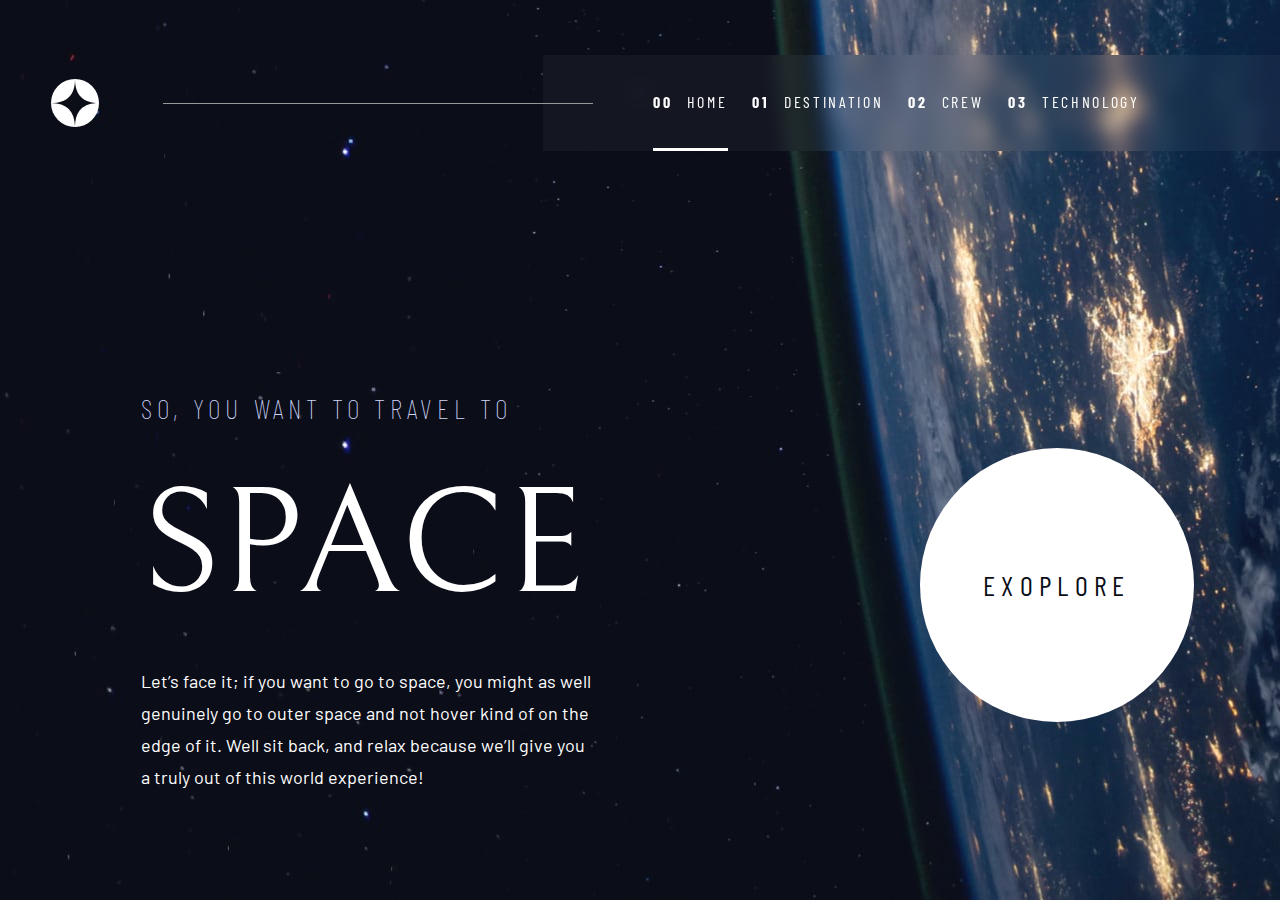
<file: index.html>
<!DOCTYPE html>
<html lang="en">
  <head>
    <meta charset="UTF-8" />
    <meta http-equiv="X-UA-Compatible" content="IE=edge" />
    <meta name="viewport" content="width=device-width, initial-scale=1.0" />
    <link
      rel="shortcut icon"
      href="/assets/favicon-32x32.png"
      type="image/x-icon"
    />
    <link rel="stylesheet" href="/style/css_reset.css" />
    <link rel="stylesheet" href="/style/main.css" />
    <link rel="stylesheet" href="/style/Webfonts/Barlow_Condensed.css" />
    <link rel="stylesheet" href="/style/Webfonts/Barlow.css" />
    <link rel="stylesheet" href="/style/Webfonts/Bellefair.css" />
    <link rel="stylesheet" href="/style/navigation.css" />
    <script src="/js/jquery-3.6.1.min.js"></script>
    <script src="/js/NavigationMobile.js"></script>
    <title>Space Tourismus</title>
  </head>
  <body>
    <nav class="container-navigation">
      <img class="Nav-logo" src="/assets//shared/logo.svg" alt="Website Logo" />

      <div class="nav-line"></div>
      <div class="container-links">
        <ul class="links">
          <li class="nav-element active">
            <a href="#"><span>00</span>HOME</a>
          </li>

          <li class="nav-element">
            <a href="#"> <span>01</span>DESTINATION </a>
          </li>

          <li class="nav-element">
            <a href="#"><span>02</span>CREW</a>
          </li>

          <li class="nav-element">
            <a href="#"><span>03</span>TECHNOLOGY</a>
          </li>
        </ul>
      </div>
      <div id="MenuBtn">
        <img
          class="nav-menu-logo"
          src="/assets/shared/icon-hamburger.svg"
          alt="Menu Logo"
        />
        <img
          class="nav-menu-logo close"
          src="/assets/shared/icon-close.svg"
          alt="Menu Logo"
          style="display: none"
        />
      </div>
    </nav>

    <main class="container-heading-main">
      <h5>SO, YOU WANT TO TRAVEL TO</h5>
      <h1>SPACE</h1>
      <p>
        Let’s face it; if you want to go to space, you might as well genuinely
        go to outer space and not hover kind of on the edge of it. Well sit
        back, and relax because we’ll give you a truly out of this world
        experience!
      </p>
    </main>
    <aside class="btn-explorer-outer">
      <div class="btn-explorer">
        <p>EXOPLORE</p>
      </div>
    </aside>
  </body>
</html>
</file>
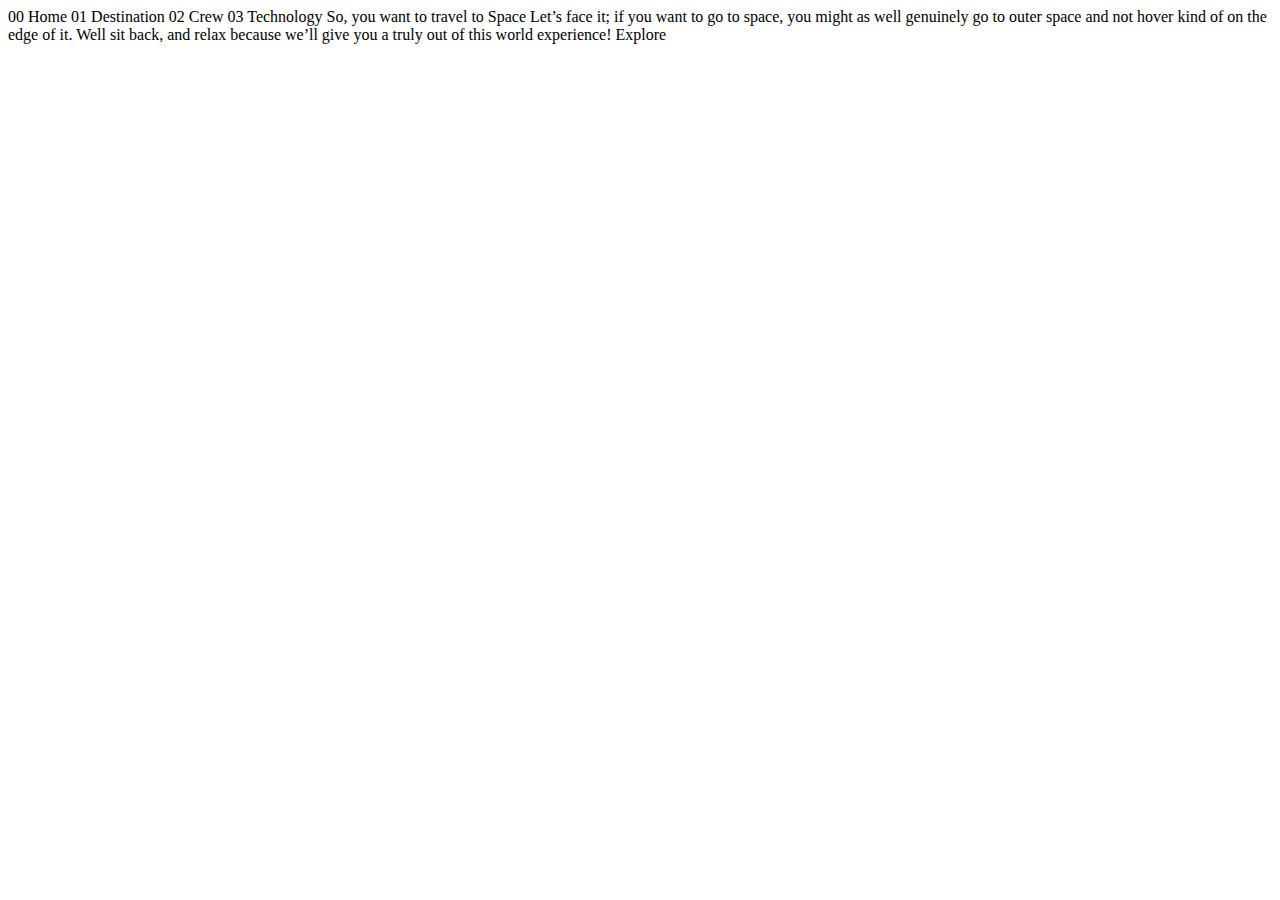
<file: starter-code/index.html>
<!DOCTYPE html>
<html lang="en">
<head>
  <meta charset="UTF-8">
  <meta name="viewport" content="width=device-width, initial-scale=1.0">

  <link rel="icon" type="image/png" sizes="32x32" href="./assets/favicon-32x32.png">
  
  <title>Frontend Mentor | Space tourism website</title>
</head>
<body>

  00 Home
  01 Destination
  02 Crew
  03 Technology

  So, you want to travel to
  Space
  Let’s face it; if you want to go to space, you might as well genuinely go to 
  outer space and not hover kind of on the edge of it. Well sit back, and relax 
  because we’ll give you a truly out of this world experience!

  Explore

</body>
</html>
</file>
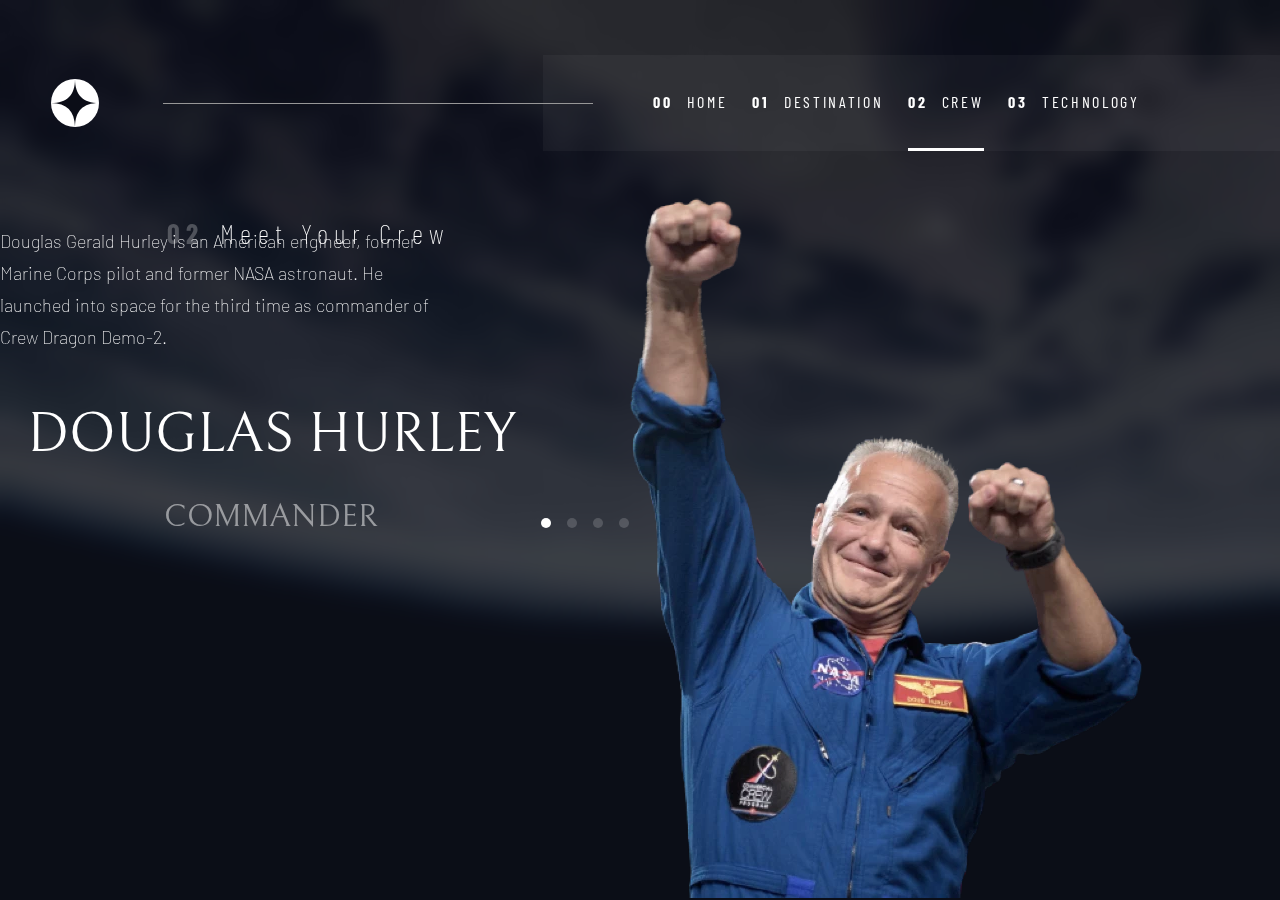
<file: Pages/Crew.html>
<!DOCTYPE html>
<html lang="en">
  <head>
    <meta charset="UTF-8" />
    <meta http-equiv="X-UA-Compatible" content="IE=edge" />
    <meta name="viewport" content="width=device-width, initial-scale=1.0" />
    <link
      rel="shortcut icon"
      href="/assets/favicon-32x32.png"
      type="image/x-icon"
    />
    <link rel="stylesheet" href="/style/css_reset.css" />
    <link rel="stylesheet" href="/style/Crew.css" />
    <link rel="stylesheet" href="/style/Webfonts/Barlow_Condensed.css" />
    <link rel="stylesheet" href="/style/Webfonts/Barlow.css" />
    <link rel="stylesheet" href="/style/Webfonts/Bellefair.css" />
    <link rel="stylesheet" href="/style/navigation.css" />
    <script src="/js/jquery-3.6.1.min.js"></script>
    <script src="/js/NavigationMobile.js"></script>
    <script src="/js/Crew.js"></script>
    <title>Space Tourismus</title>
  </head>
  <body>
    <nav class="container-navigation">
      <img class="Nav-logo" src="/assets//shared/logo.svg" alt="Website Logo" />

      <div class="nav-line"></div>
      <div class="container-links">
        <ul class="links">
          <li class="nav-element">
            <a href="../index.html"><span>00</span>HOME</a>
          </li>

          <li class="nav-element">
            <a href="/Pages/Destination.html"> <span>01</span>DESTINATION </a>
          </li>

          <li class="nav-element active">
            <a href="/Pages/Crew.html"><span>02</span>CREW</a>
          </li>

          <li class="nav-element">
            <a href="/Pages/Technology.html"><span>03</span>TECHNOLOGY</a>
          </li>
        </ul>
      </div>
      <div id="MenuBtn">
        <img
          class="nav-menu-logo"
          src="/assets/shared/icon-hamburger.svg"
          alt="Menu Logo"
        />
        <img
          class="nav-menu-logo close"
          src="/assets/shared/icon-close.svg"
          alt="Menu Logo"
          style="display: none"
        />
      </div>
    </nav>
    <h1 class="Crew-Heading"><span>02</span>Meet Your Crew</h1>
    <div class="Crew-Container">
      <main class="Container-Crew-Main">
        <div class="ImageSlider">
          <div class="crewImageContainer">
            <img
              class="crewMemberImage"
              id="crewMemberImage"
              src=""
              alt="Crew Mitglied"
            />
          </div>

          <div class="slideMenu">
            <div class="slideButton activeSlideButton" data="1"></div>
            <div class="slideButton" data="2"></div>
            <div class="slideButton" data="3"></div>
            <div class="slideButton" data="4"></div>
          </div>
        </div>
      </main>
      <aside class="Container-Crew-Aside">
        <h3 id="role" class="role"></h3>
        <h2 id="crewName" class="crewName"></h2>
        <p id="bio" class="bio"></p>
      </aside>
    </div>
  </body>
</html>
</file>
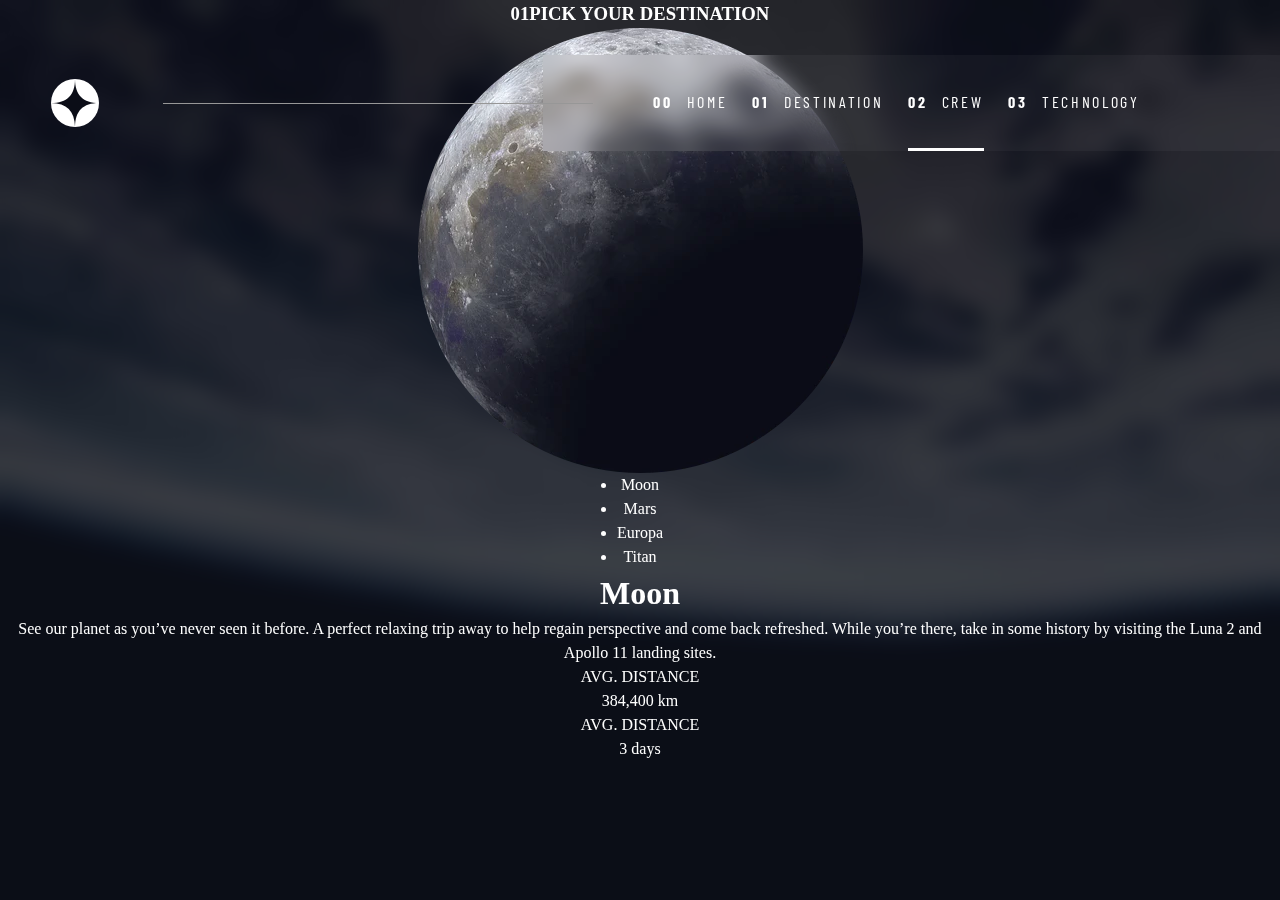
<file: Pages/Destination.html>
<!DOCTYPE html>
<html lang="en">
  <head>
    <meta charset="UTF-8" />
    <meta http-equiv="X-UA-Compatible" content="IE=edge" />
    <meta name="viewport" content="width=device-width, initial-scale=1.0" />
    <link
      rel="shortcut icon"
      href="/assets/favicon-32x32.png"
      type="image/x-icon"
    />
    <link rel="stylesheet" href="/style/css_reset.css" />
    <link rel="stylesheet" href="/style/Crew.css" />
    <link rel="stylesheet" href="/style/Webfonts/Barlow_Condensed.css" />
    <link rel="stylesheet" href="/style/Webfonts/Barlow.css" />
    <link rel="stylesheet" href="/style/Webfonts/Bellefair.css" />
    <link rel="stylesheet" href="/style/navigation.css" />
    <script src="/js/jquery-3.6.1.min.js"></script>
    <script src="/js/NavigationMobile.js"></script>
    <script src="/js/destination.js"></script>
    <title>Space Tourismus</title>
  </head>
  <body>
    <nav class="container-navigation">
      <img class="Nav-logo" src="/assets//shared/logo.svg" alt="Website Logo" />

      <div class="nav-line"></div>
      <div class="container-links">
        <ul class="links">
          <li class="nav-element">
            <a href="../index.html"><span>00</span>HOME</a>
          </li>

          <li class="nav-element">
            <a href="/Pages/Destination.html"> <span>01</span>DESTINATION </a>
          </li>

          <li class="nav-element active">
            <a href="/Pages/Crew.html"><span>02</span>CREW</a>
          </li>

          <li class="nav-element">
            <a href="/Pages/Technology.html"><span>03</span>TECHNOLOGY</a>
          </li>
        </ul>
      </div>
      <div id="MenuBtn">
        <img
          class="nav-menu-logo"
          src="/assets/shared/icon-hamburger.svg"
          alt="Menu Logo"
        />
        <img
          class="nav-menu-logo close"
          src="/assets/shared/icon-close.svg"
          alt="Menu Logo"
          style="display: none"
        />
      </div>
    </nav>

    <main class="Container-destination-Main">
      <h3><span>01</span>PICK YOUR DESTINATION</h3>
      <img id="imagePlanet" class="image-planet" />
    </main>
    <ul class="destinationMenu" id="destinationMenu"></ul>
    <aside class="Container-destination-Aside">
      <h1 class="planetName" id="planetName"></h1>
      <p class="planetDescription" id="planetDescription"></p>
      <div class="planet-Data">
        <div class="planet-Data-col">
          <p class="planet-distance-Heading">AVG. DISTANCE</p>
          <p class="planet-distance" id="planet-distance"></p>
        </div>
        <div class="planet-Data-col">
          <p class="planet-traveltime-Heading">AVG. DISTANCE</p>
          <p class="planet-taveltime" id="planet-taveltime"></p>
        </div>
      </div>
    </aside>
  </body>
</html>
</file>
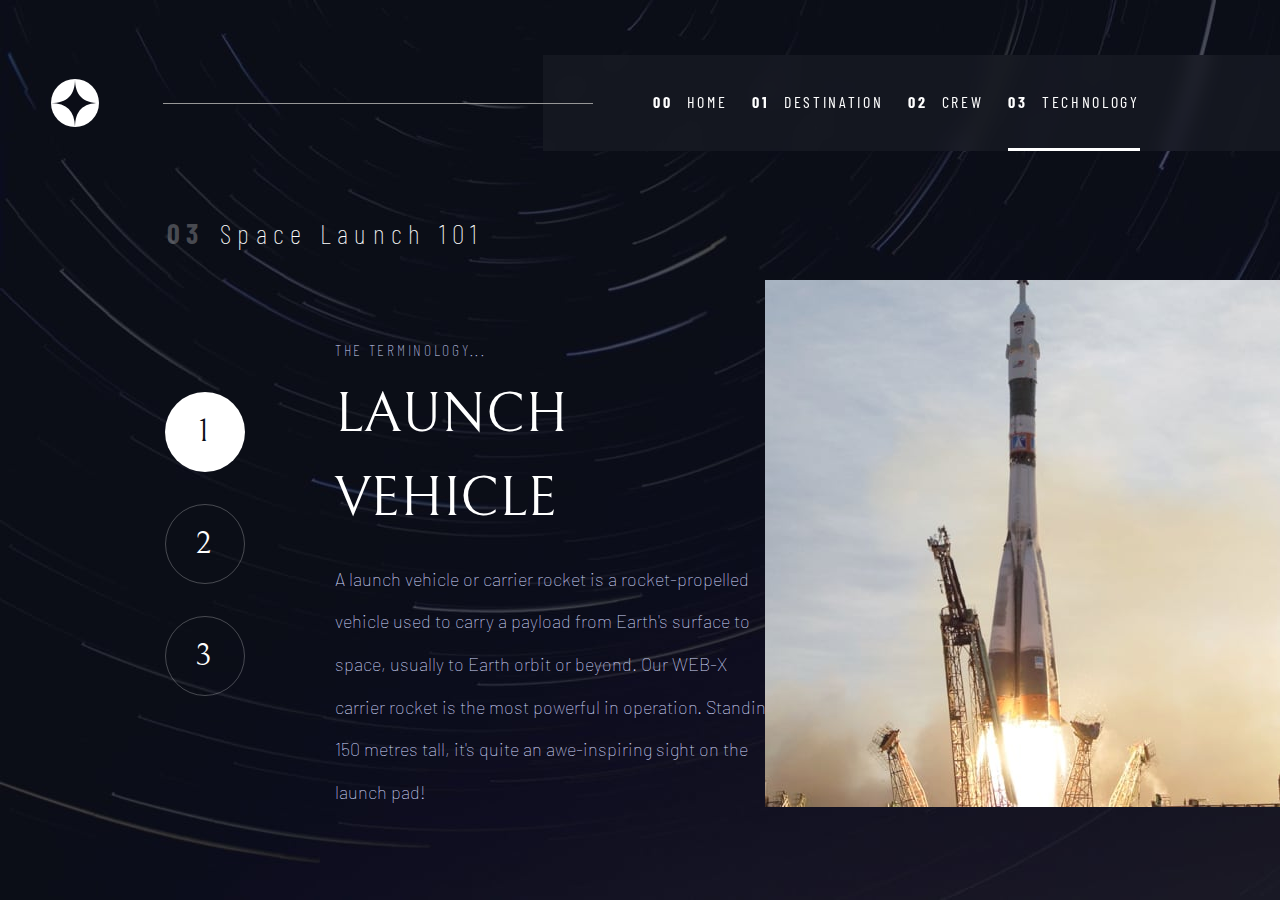
<file: Pages/Technology.html>
<!DOCTYPE html>
<html lang="en">
  <head>
    <meta charset="UTF-8" />
    <meta http-equiv="X-UA-Compatible" content="IE=edge" />
    <meta name="viewport" content="width=device-width, initial-scale=1.0" />
    <link
      rel="shortcut icon"
      href="/assets/favicon-32x32.png"
      type="image/x-icon"
    />
    <link rel="stylesheet" href="/style/css_reset.css" />
    <link rel="stylesheet" href="/style/technology.css" />
    <link rel="stylesheet" href="/style/Webfonts/Barlow_Condensed.css" />
    <link rel="stylesheet" href="/style/Webfonts/Barlow.css" />
    <link rel="stylesheet" href="/style/Webfonts/Bellefair.css" />
    <link rel="stylesheet" href="/style/navigation.css" />
    <script src="/js/jquery-3.6.1.min.js"></script>
    <script src="/js/NavigationMobile.js"></script>
    <script src="/js/technology.js"></script>
    <title>Space Tourismus</title>
  </head>
  <body>
    <nav class="container-navigation">
      <img class="Nav-logo" src="/assets//shared/logo.svg" alt="Website Logo" />

      <div class="nav-line"></div>
      <div class="container-links">
        <ul class="links">
          <li class="nav-element">
            <a href="index.html"><span>00</span>HOME</a>
          </li>

          <li class="nav-element">
            <a href="/Pages/Destination.html"> <span>01</span>DESTINATION </a>
          </li>

          <li class="nav-element">
            <a href="/Pages/Crew.html"><span>02</span>CREW</a>
          </li>

          <li class="nav-element active">
            <a href="/Pages/Technology.html"><span>03</span>TECHNOLOGY</a>
          </li>
        </ul>
      </div>
      <div id="MenuBtn">
        <img
          class="nav-menu-logo"
          src="/assets/shared/icon-hamburger.svg"
          alt="Menu Logo"
        />
        <img
          class="nav-menu-logo close"
          src="/assets/shared/icon-close.svg"
          alt="Menu Logo"
          style="display: none"
        />
      </div>
    </nav>
    <h1 class="technology_heading"><span>03</span>Space Launch 101</h1>
    <div class="container-technology">
      <main class="Container-technology-Main">
        <div class="container_technology_menu">
          <div data-id="0" class="technology_btn technology_btn-active">
            <span>1</span>
          </div>
          <div data-id="1" class="technology_btn"><span>2</span></div>
          <div data-id="2" class="technology_btn"><span>3</span></div>
        </div>
        <div class="container_technology_info">
          <h4 class="technology_intro">THE TERMINOLOGY<span>...</span></h4>
          <h2
            class="technology_heading_content"
            id="technology_heading_content"
          ></h2>
          <p class="technology_text" id="technology_text"></p>
        </div>
      </main>
      <aside class="Container-technology-Aside">
        <img class="technology_image" id="technology_image" src="" alt="" />
      </aside>
    </div>
  </body>
</html>
</file>
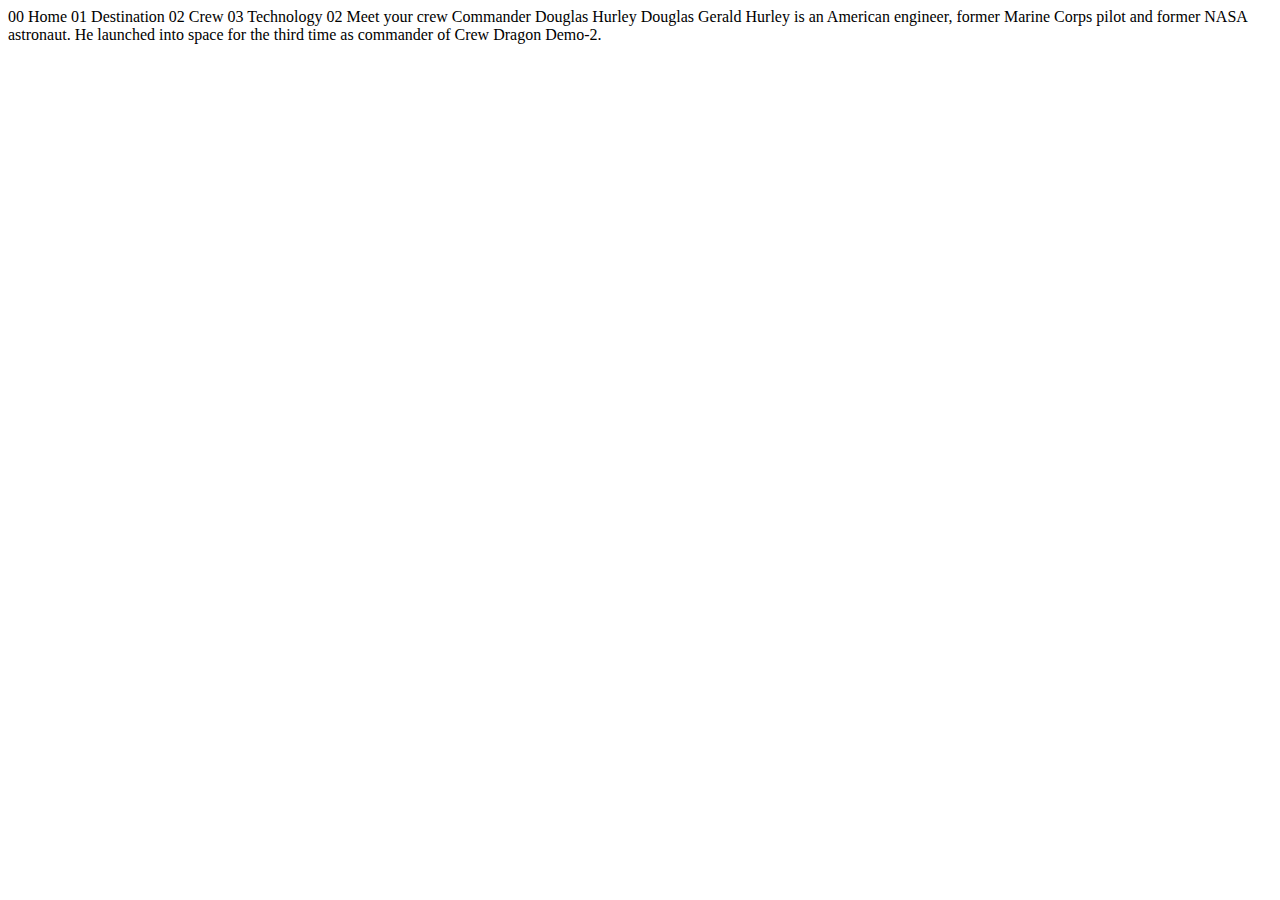
<file: starter-code/crew-commander.html>
<!DOCTYPE html>
<html lang="en">
<head>
  <meta charset="UTF-8">
  <meta name="viewport" content="width=device-width, initial-scale=1.0">

  <link rel="icon" type="image/png" sizes="32x32" href="./assets/favicon-32x32.png">
  
  <title>Frontend Mentor | Space tourism website</title>
</head>
<body>

  00 Home
  01 Destination
  02 Crew
  03 Technology

  02 Meet your crew

  Commander
  Douglas Hurley

  Douglas Gerald Hurley is an American engineer, former Marine Corps pilot 
  and former NASA astronaut. He launched into space for the third time as 
  commander of Crew Dragon Demo-2.
</body>
</html>
</file>
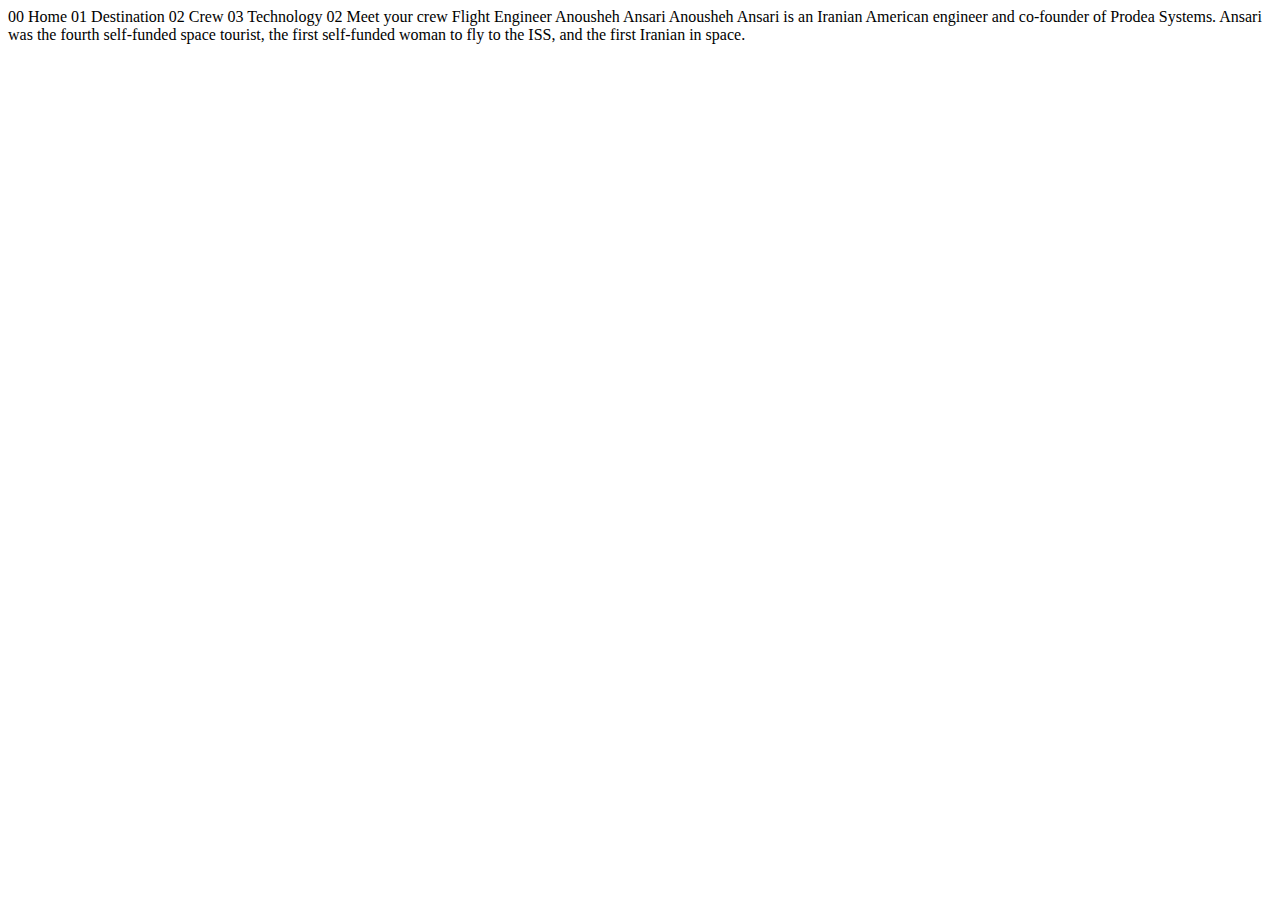
<file: starter-code/crew-engineer.html>
<!DOCTYPE html>
<html lang="en">
<head>
  <meta charset="UTF-8">
  <meta name="viewport" content="width=device-width, initial-scale=1.0">

  <link rel="icon" type="image/png" sizes="32x32" href="./assets/favicon-32x32.png">
  
  <title>Frontend Mentor | Space tourism website</title>
</head>
<body>

  00 Home
  01 Destination
  02 Crew
  03 Technology

  02 Meet your crew

  Flight Engineer
  Anousheh Ansari

  Anousheh Ansari is an Iranian American engineer and co-founder of Prodea Systems. 
  Ansari was the fourth self-funded space tourist, the first self-funded woman to 
  fly to the ISS, and the first Iranian in space. 
</body>
</html>
</file>
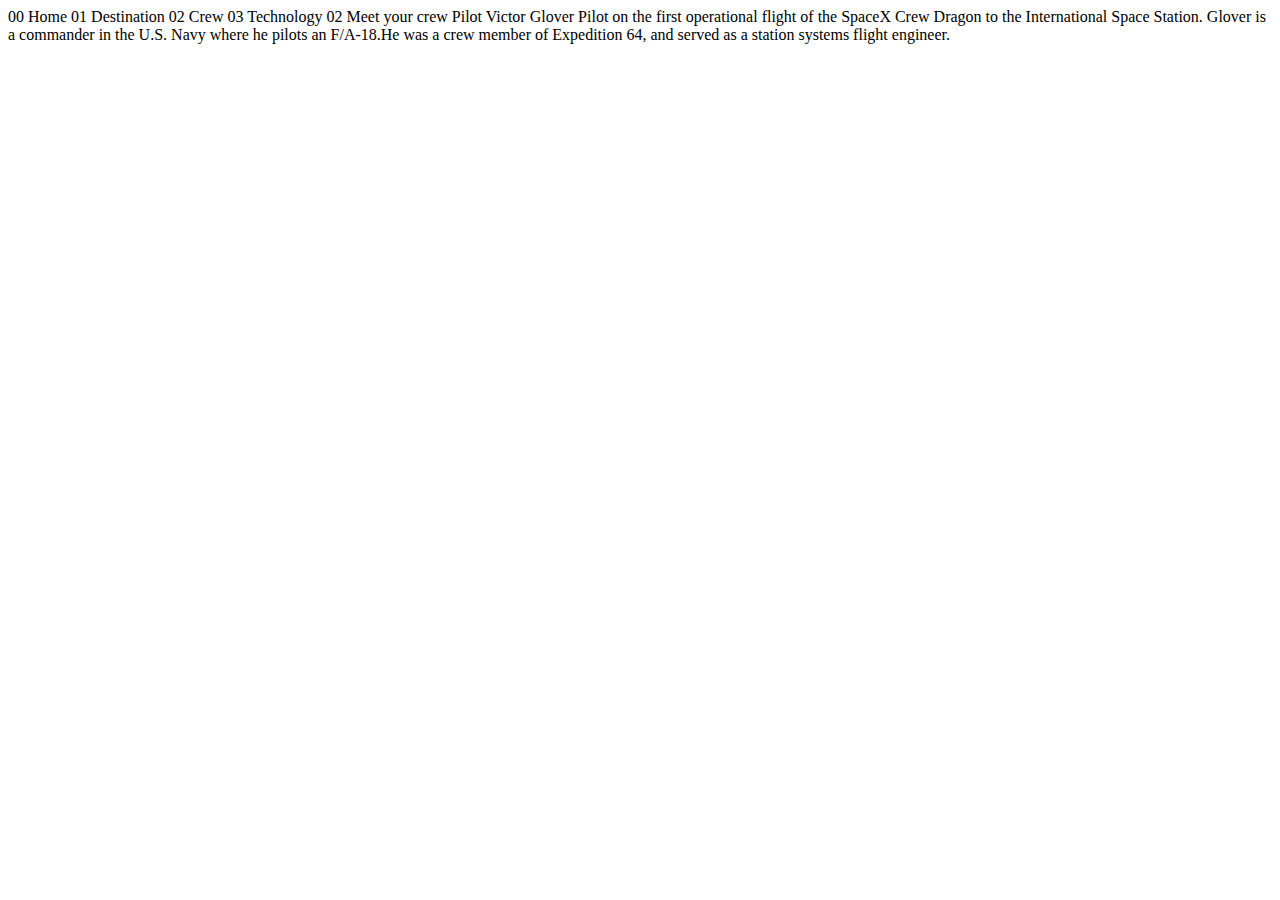
<file: starter-code/crew-pilot.html>
<!DOCTYPE html>
<html lang="en">
<head>
  <meta charset="UTF-8">
  <meta name="viewport" content="width=device-width, initial-scale=1.0">

  <link rel="icon" type="image/png" sizes="32x32" href="./assets/favicon-32x32.png">
  
  <title>Frontend Mentor | Space tourism website</title>
</head>
<body>

  00 Home
  01 Destination
  02 Crew
  03 Technology

  02 Meet your crew

  Pilot
  Victor Glover

  Pilot on the first operational flight of the SpaceX Crew Dragon to the 
  International Space Station. Glover is a commander in the U.S. Navy where 
  he pilots an F/A-18.He was a crew member of Expedition 64, and served as a 
  station systems flight engineer. 
</body>
</html>
</file>
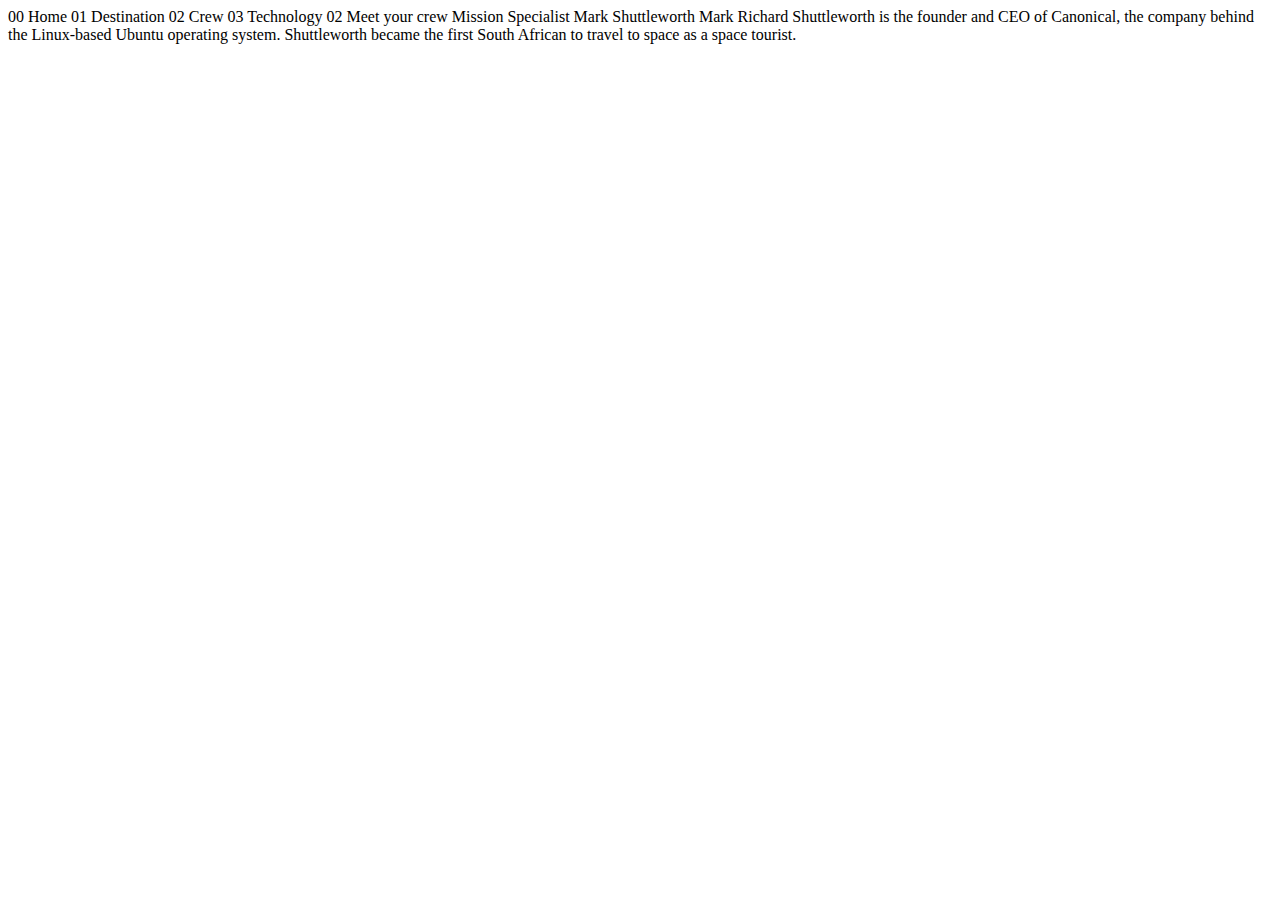
<file: starter-code/crew-specialist.html>
<!DOCTYPE html>
<html lang="en">
<head>
  <meta charset="UTF-8">
  <meta name="viewport" content="width=device-width, initial-scale=1.0">

  <link rel="icon" type="image/png" sizes="32x32" href="./assets/favicon-32x32.png">
  
  <title>Frontend Mentor | Space tourism website</title>
</head>
<body>

  00 Home
  01 Destination
  02 Crew
  03 Technology

  02 Meet your crew

  Mission Specialist
  Mark Shuttleworth

  Mark Richard Shuttleworth is the founder and CEO of Canonical, the company behind 
  the Linux-based Ubuntu operating system. Shuttleworth became the first South 
  African to travel to space as a space tourist.
</body>
</html>
</file>
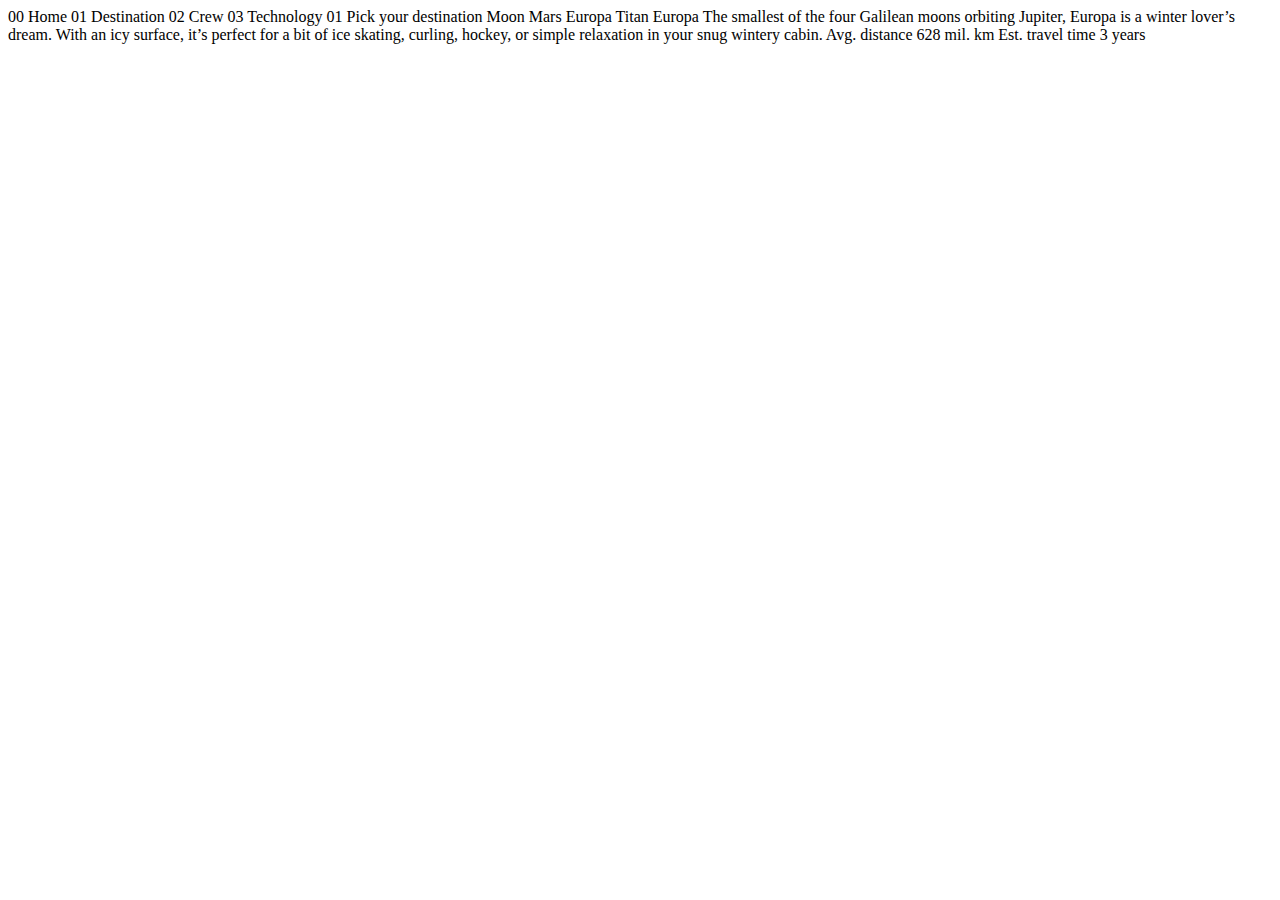
<file: starter-code/destination-europa.html>
<!DOCTYPE html>
<html lang="en">
<head>
  <meta charset="UTF-8">
  <meta name="viewport" content="width=device-width, initial-scale=1.0">

  <link rel="icon" type="image/png" sizes="32x32" href="./assets/favicon-32x32.png">
  
  <title>Frontend Mentor | Space tourism website</title>
</head>
<body>

  00 Home
  01 Destination
  02 Crew
  03 Technology

  01 Pick your destination

  Moon
  Mars
  Europa
  Titan

  Europa

  The smallest of the four Galilean moons orbiting Jupiter, Europa is a 
  winter lover’s dream. With an icy surface, it’s perfect for a bit of 
  ice skating, curling, hockey, or simple relaxation in your snug 
  wintery cabin.

  Avg. distance
  628 mil. km

  Est. travel time
  3 years
</body>
</html>
</file>
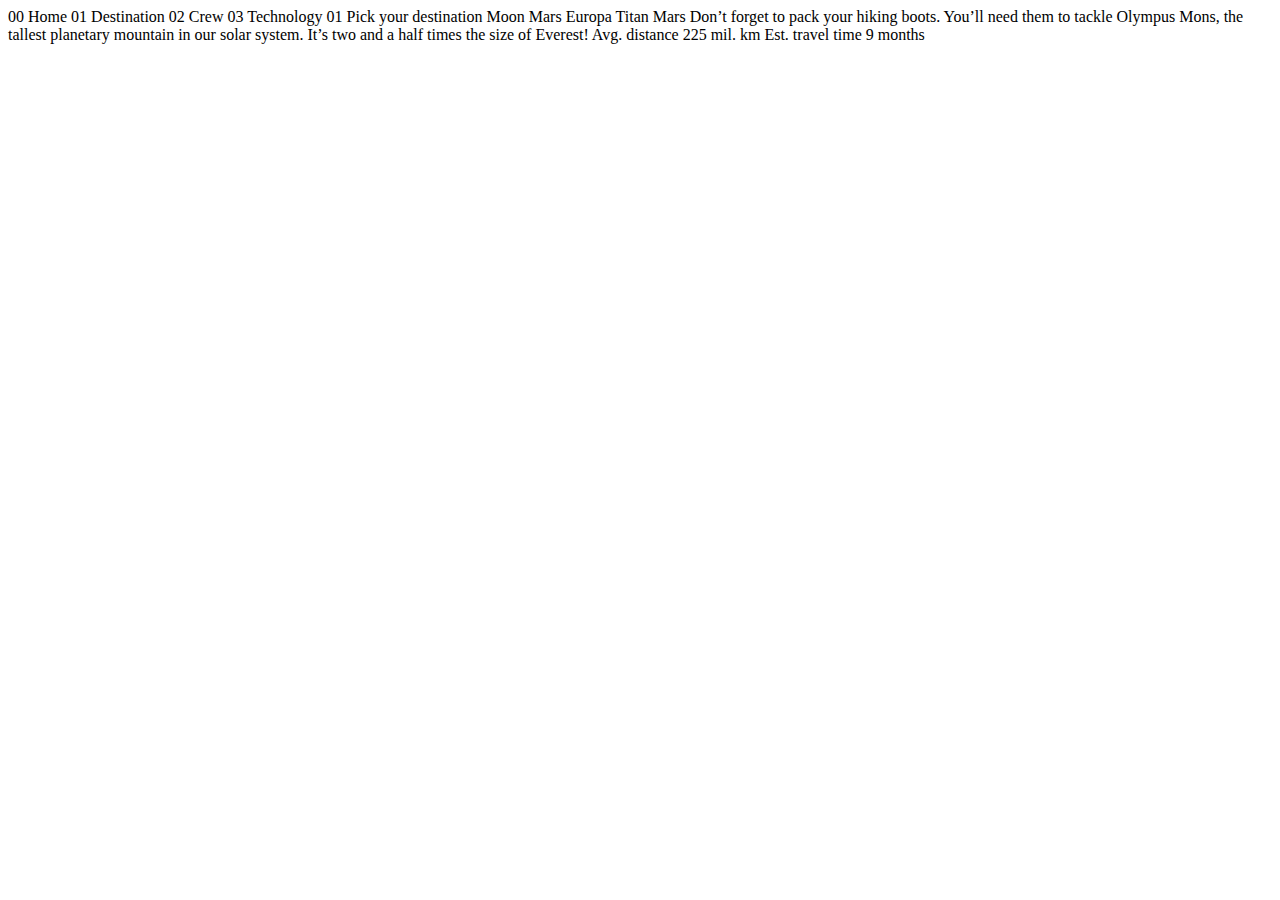
<file: starter-code/destination-mars.html>
<!DOCTYPE html>
<html lang="en">
<head>
  <meta charset="UTF-8">
  <meta name="viewport" content="width=device-width, initial-scale=1.0">

  <link rel="icon" type="image/png" sizes="32x32" href="./assets/favicon-32x32.png">
  
  <title>Frontend Mentor | Space tourism website</title>
</head>
<body>

  00 Home
  01 Destination
  02 Crew
  03 Technology

  01 Pick your destination

  Moon
  Mars
  Europa
  Titan

  Mars

  Don’t forget to pack your hiking boots. You’ll need them to tackle Olympus Mons, 
  the tallest planetary mountain in our solar system. It’s two and a half times 
  the size of Everest!

  Avg. distance
  225 mil. km

  Est. travel time
  9 months
</body>
</html>
</file>
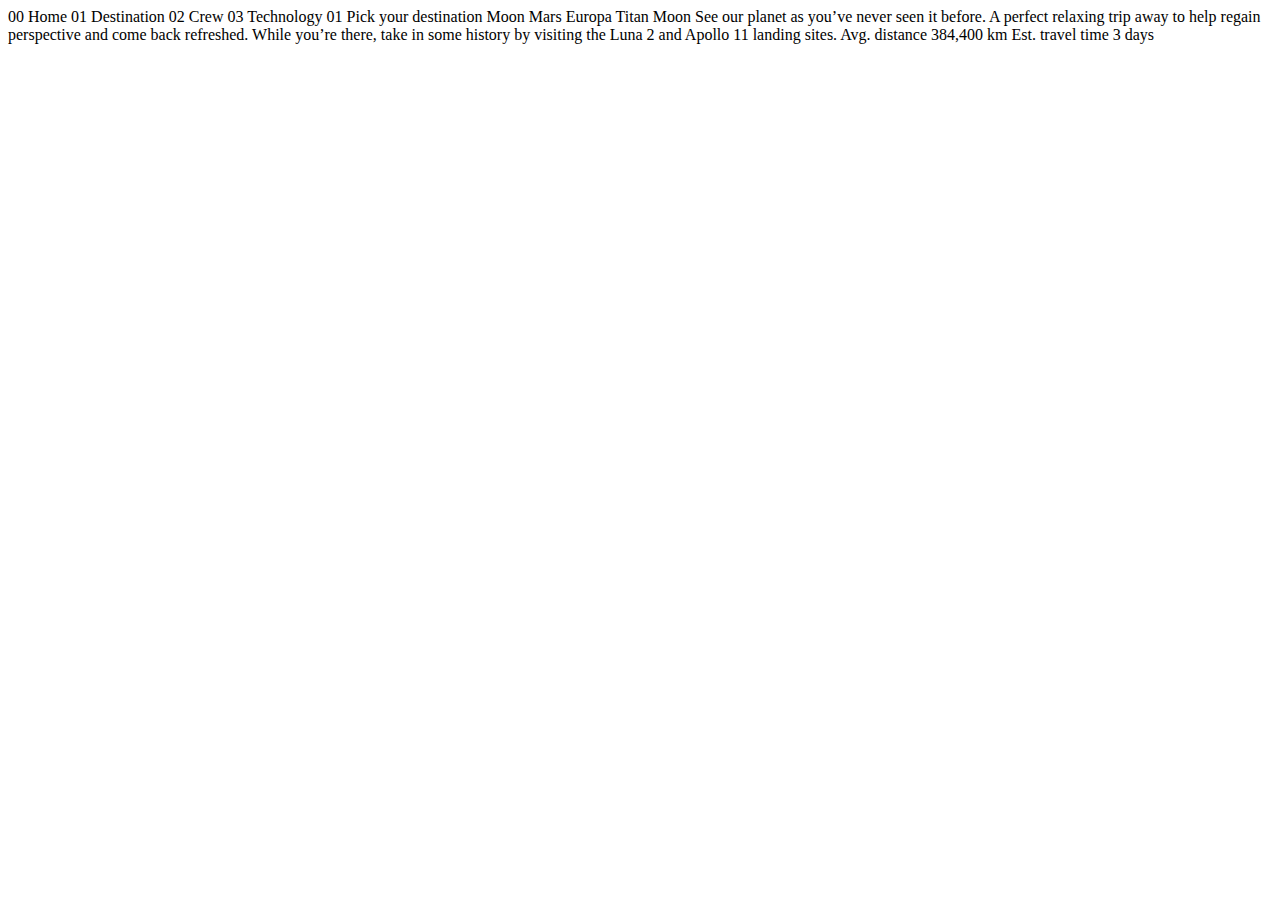
<file: starter-code/destination-moon.html>
<!DOCTYPE html>
<html lang="en">
<head>
  <meta charset="UTF-8">
  <meta name="viewport" content="width=device-width, initial-scale=1.0">

  <link rel="icon" type="image/png" sizes="32x32" href="./assets/favicon-32x32.png">
  
  <title>Frontend Mentor | Space tourism website</title>
</head>
<body>

  00 Home
  01 Destination
  02 Crew
  03 Technology

  01 Pick your destination

  Moon
  Mars
  Europa
  Titan

  Moon

  See our planet as you’ve never seen it before. A perfect relaxing trip away to help 
  regain perspective and come back refreshed. While you’re there, take in some history 
  by visiting the Luna 2 and Apollo 11 landing sites.

  Avg. distance
  384,400 km

  Est. travel time
  3 days
</body>
</html>
</file>
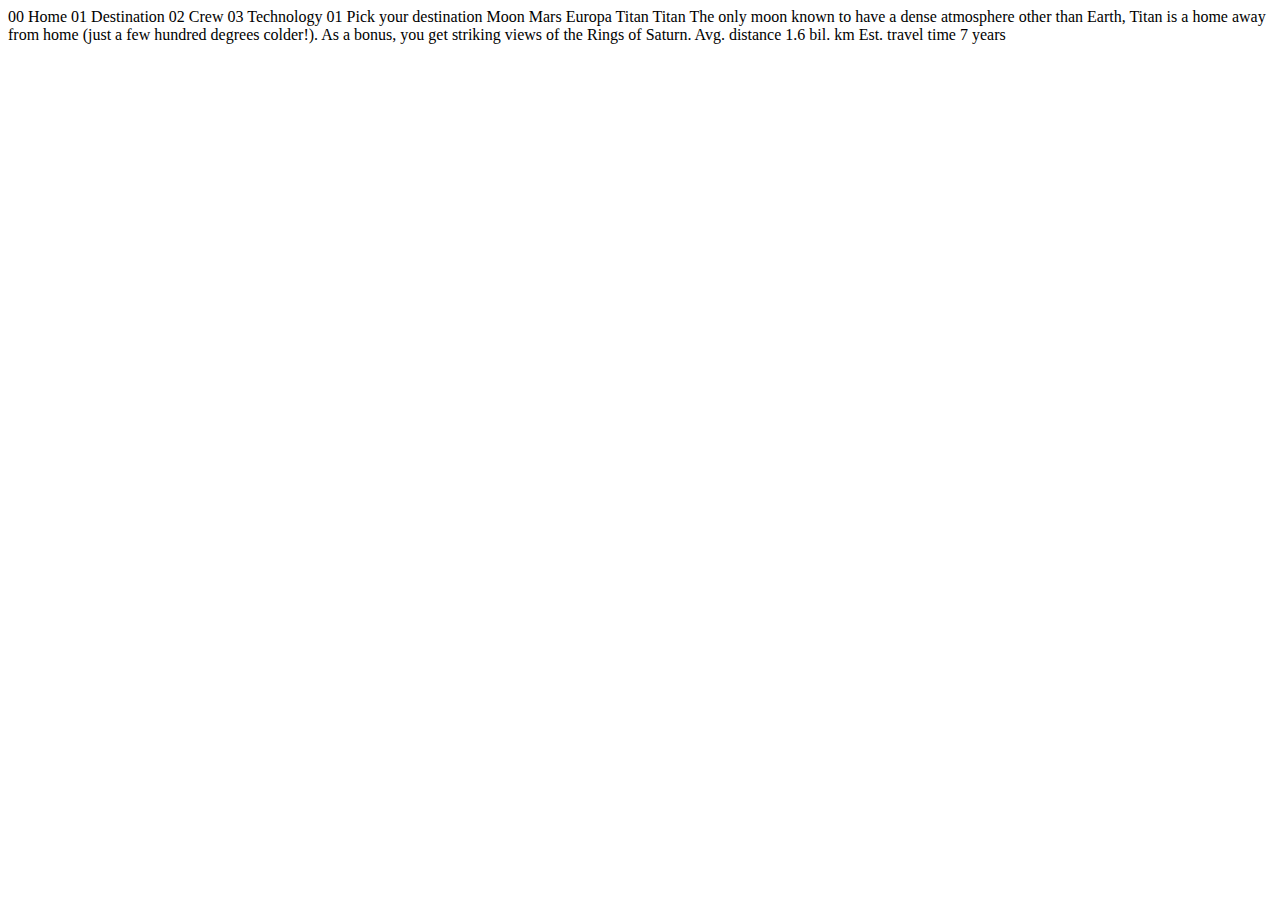
<file: starter-code/destination-titan.html>
<!DOCTYPE html>
<html lang="en">
<head>
  <meta charset="UTF-8">
  <meta name="viewport" content="width=device-width, initial-scale=1.0">

  <link rel="icon" type="image/png" sizes="32x32" href="./assets/favicon-32x32.png">
  
  <title>Frontend Mentor | Space tourism website</title>
</head>
<body>

  00 Home
  01 Destination
  02 Crew
  03 Technology

  01 Pick your destination

  Moon
  Mars
  Europa
  Titan

  Titan

  The only moon known to have a dense atmosphere other than Earth, Titan 
  is a home away from home (just a few hundred degrees colder!). As a 
  bonus, you get striking views of the Rings of Saturn.

  Avg. distance
  1.6 bil. km

  Est. travel time
  7 years
</body>
</html>
</file>
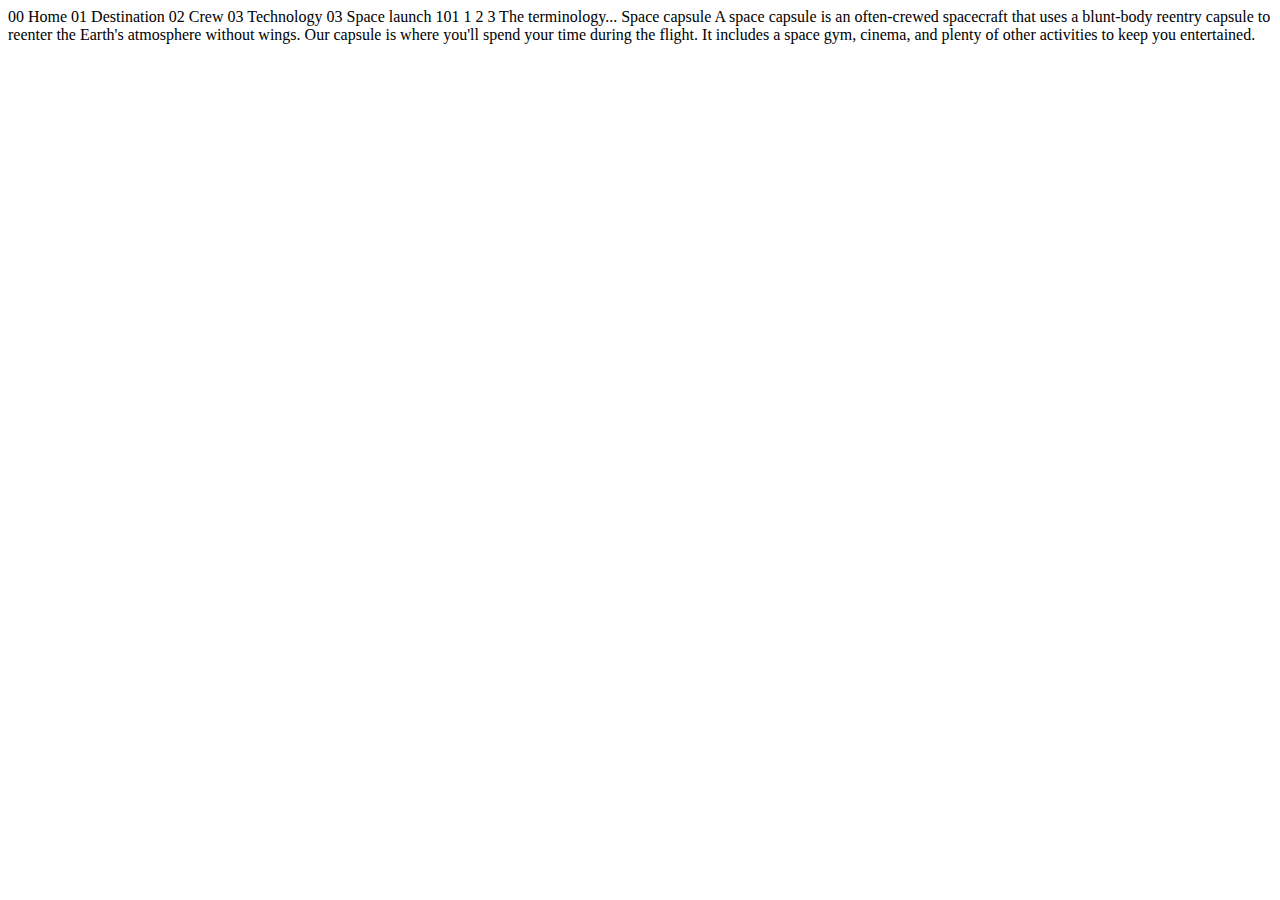
<file: starter-code/technology-capsule.html>
<!DOCTYPE html>
<html lang="en">
<head>
  <meta charset="UTF-8">
  <meta name="viewport" content="width=device-width, initial-scale=1.0">

  <link rel="icon" type="image/png" sizes="32x32" href="./assets/favicon-32x32.png">
  
  <title>Frontend Mentor | Space tourism website</title>
</head>
<body>

  00 Home
  01 Destination
  02 Crew
  03 Technology

  03 Space launch 101

  1
  2
  3

  The terminology...
  Space capsule

  A space capsule is an often-crewed spacecraft that uses a blunt-body reentry 
  capsule to reenter the Earth's atmosphere without wings. Our capsule is where 
  you'll spend your time during the flight. It includes a space gym, cinema, 
  and plenty of other activities to keep you entertained.
</body>
</html>
</file>
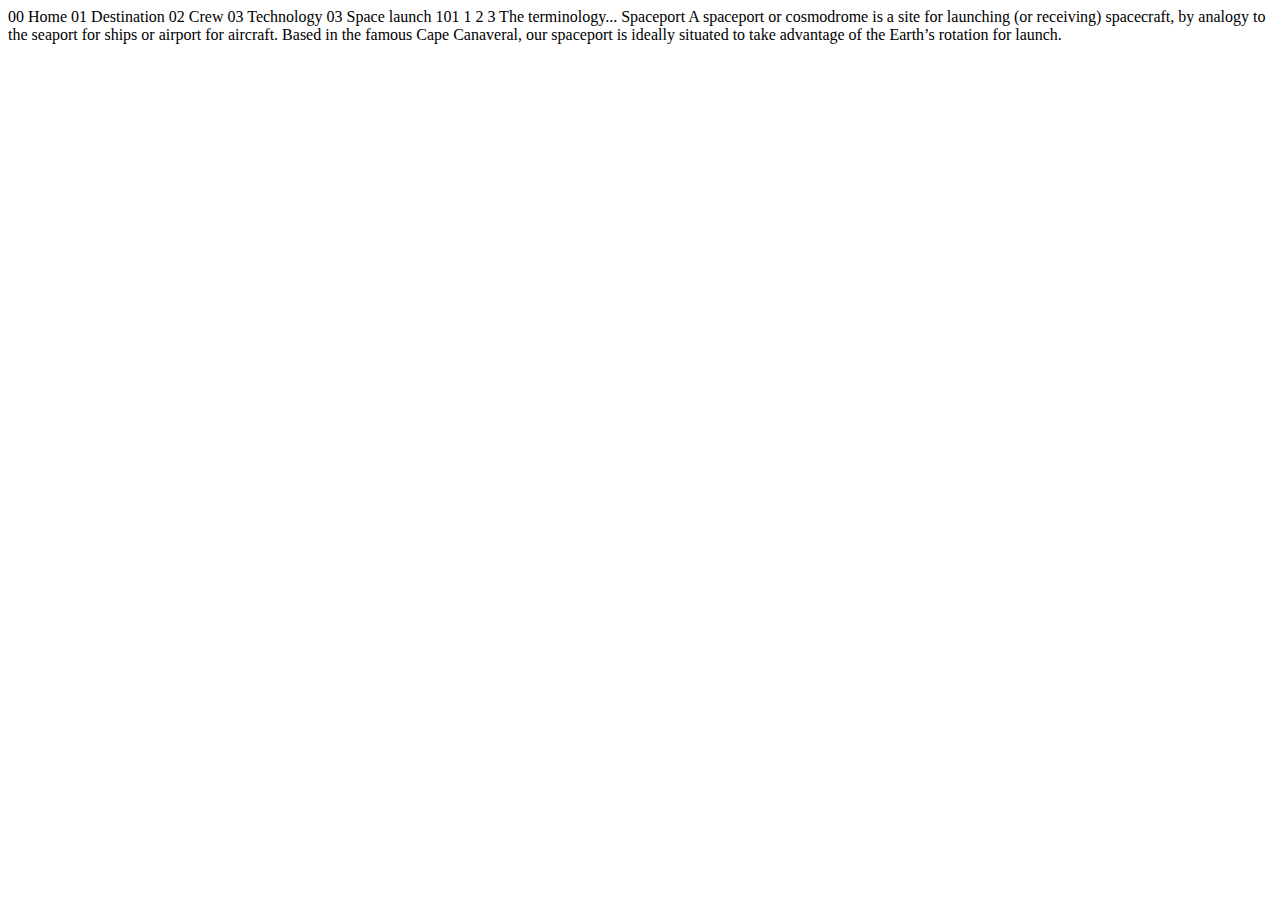
<file: starter-code/technology-spaceport.html>
<!DOCTYPE html>
<html lang="en">
<head>
  <meta charset="UTF-8">
  <meta name="viewport" content="width=device-width, initial-scale=1.0">

  <link rel="icon" type="image/png" sizes="32x32" href="./assets/favicon-32x32.png">
  
  <title>Frontend Mentor | Space tourism website</title>
</head>
<body>

  00 Home
  01 Destination
  02 Crew
  03 Technology

  03 Space launch 101

  1
  2
  3

  The terminology...
  Spaceport

  A spaceport or cosmodrome is a site for launching (or receiving) spacecraft, 
  by analogy to the seaport for ships or airport for aircraft. Based in the 
  famous Cape Canaveral, our spaceport is ideally situated to take advantage 
  of the Earth’s rotation for launch.
</body>
</html>
</file>
<file: style/main.css>
.btn-explorer-outer {
  position: absolute;
  pointer-events: none;
  left: 65%;
  top: 40%;
  display: flex;
  justify-content: center;
  align-items: center;
  width: 450px;
  height: 450px;
  border-radius: 50%;
  background-color: transparent;
  -webkit-border-radius: 50%;
  -moz-border-radius: 50%;
  -ms-border-radius: 50%;
  -o-border-radius: 50%;
}

.btn-explorer {
  position: absolute;
  pointer-events: auto;
  width: 274px;
  height: 274px;

  display: flex;
  justify-content: center;
  align-items: center;
  background-color: #ffffff;
  border-radius: 50%;
  -webkit-border-radius: 50%;
  -moz-border-radius: 50%;
  -ms-border-radius: 50%;
  -o-border-radius: 50%;
}

.btn-explorer > p {
  padding: 0;
  margin: 0;
  color: #0b0d17;
  font-size: 28px;
  font-family: "Barlow Condensed";
  letter-spacing: 4.75pt;
  cursor: default;
}

.container-heading-main {
  position: absolute;
  top: 43%;
  left: 11%;
  width: 450px;
  height: 382px;
  color: #ffffff;
}

.container-heading-main > h1 {
  letter-spacing: normal;
  font-size: 150px;
  font-family: "Bellefair";
  font-style: normal;
  font-weight: normal;

  line-height: 172px;
  margin: 2rem 0;
}

.container-heading-main > h5 {
  font-size: 28px;
  font-family: "Barlow Condensed";
  color: #d0d6f9;
  letter-spacing: 4.72px;

  font-weight: lighter;
}

.container-heading-main > p {
  font-size: 18px;
  font-family: "Barlow";
  line-height: 32px;
}

/* TODO: Small Laptop */

@media screen and (max-width: 1270px) {
  .btn-explorer-outer {
    width: 300px;
    height: 300px;

    top: 45%;
  }

  .btn-explorer {
    width: 200px;
    height: 200px;
  }

  .container-heading-main {
    top: 35%;
    width: 300px;
    height: 382px;
  }

  .container-heading-main > h1 {
    font-size: 80px;

    line-height: 80px;
  }

  .container-heading-main > h5 {
    font-size: 16px;
  }

  .container-heading-main > p {
    font-size: 15px;

    line-height: 25px;
  }
}

@media screen and (min-width: 913px) {
  .btn-explorer-outer:hover {
    background-color: hsla(0, 0%, 49%, 0.8);
    cursor: pointer;
  }
}

/* TODO: Tablet*/

@media screen and (max-width: 912px) {
  body {
    background-image: url("/assets/home/background-home-tablet.jpg");
    background-size: cover;
    background-repeat: no-repeat;
    display: flex;
    justify-content: center;
    flex-direction: column;
    align-items: center;
  }
  .container-heading-main {
    position: initial;
    margin-top: 202px;
    width: 450px;
    height: 334px;
    text-align: center;
  }

  .container-heading-main > h1 {
    font-size: 150px;
    line-height: 150px;
  }

  .container-heading-main > h5 {
    font-size: 20px;
    letter-spacing: 3.38pt;
  }

  .container-heading-main > p {
    font-size: 16px;
    line-height: 28px;
  }

  .btn-explorer-outer {
    position: initial;
    pointer-events: none;
    margin-top: 156px;
    margin-bottom: 90px;
    width: 300px;
    height: 300px;
  }

  .btn-explorer {
    width: 242px;
    height: 242px;
  }
  .btn-explorer-outer-pressed {
    background-color: hsla(0, 0%, 49%, 0.8);
    cursor: pointer;
  }
}

/* TODO: Mobile */

@media screen and (max-width: 425px) {
  body {
    background-image: url("/assets/home/background-home-mobile.jpg");
    background-attachment: fixed;
    display: flex;
    justify-content: center;
    flex-direction: column;
    align-items: center;
  }
  .container-heading-main {
    position: initial;
    margin-top: 112px;
    width: 327px;
    height: 276px;
    text-align: center;
  }

  .container-heading-main > h1 {
    font-size: 80px;
    line-height: 100px;
  }

  .container-heading-main > h5 {
    font-size: 16px;
    letter-spacing: 2.7pt;
  }

  .container-heading-main > p {
    font-size: 15px;
    line-height: 25px;
  }

  .btn-explorer-outer {
    position: initial;
    pointer-events: initial;
    margin-top: 131px;
    margin-bottom: 48px;
    width: 200px;
    height: 200px;
    isolation: isolate;
    z-index: 7;
  }

  .btn-explorer {
    width: 150px;
    height: 150px;
    pointer-events: initial;
  }

  .btn-explorer > p {
    font-size: 20;
    letter-spacing: 1.25pt;
  }

  .btn-explorer-outer-pressed {
    background-color: hsla(0, 0%, 49%, 0.8);
    cursor: pointer;
  }
}

@media screen and (min-width: 769px) {
  body {
    background-image: url("/assets/home/background-home-desktop.jpg");
    background-size: cover;
    background-repeat: no-repeat;
  }
}

@media screen and (max-width: 475px) {
  body {
    background-image: url("/assets/home/background-home-tablet.jpg");
    background-size: cover;
    background-repeat: no-repeat;
    background-attachment: fixed;
  }
}
</file>
<file: style/Webfonts/Barlow_Condensed.css>
/* barlow-condensed-100 - latin */
@font-face {
  font-family: "Barlow Condensed";
  font-style: normal;
  font-weight: 100;
  src: url("barlow-condensed-v12-latin-100.eot"); /* IE9 Compat Modes */
  src: local(""),
    url("barlow-condensed-v12-latin-100.eot?#iefix") format("embedded-opentype"),
    /* IE6-IE8 */ url("barlow-condensed-v12-latin-100.woff2") format("woff2"),
    /* Super Modern Browsers */ url("barlow-condensed-v12-latin-100.woff")
      format("woff"),
    /* Modern Browsers */ url("barlow-condensed-v12-latin-100.ttf")
      format("truetype"),
    /* Safari, Android, iOS */
      url("barlow-condensed-v12-latin-100.svg#BarlowCondensed") format("svg"); /* Legacy iOS */
}
/* barlow-condensed-100italic - latin */
@font-face {
  font-family: "Barlow Condensed";
  font-style: italic;
  font-weight: 100;
  src: url("barlow-condensed-v12-latin-100italic.eot"); /* IE9 Compat Modes */
  src: local(""),
    url("barlow-condensed-v12-latin-100italic.eot?#iefix")
      format("embedded-opentype"),
    /* IE6-IE8 */ url("barlow-condensed-v12-latin-100italic.woff2")
      format("woff2"),
    /* Super Modern Browsers */ url("barlow-condensed-v12-latin-100italic.woff")
      format("woff"),
    /* Modern Browsers */ url("barlow-condensed-v12-latin-100italic.ttf")
      format("truetype"),
    /* Safari, Android, iOS */
      url("barlow-condensed-v12-latin-100italic.svg#BarlowCondensed")
      format("svg"); /* Legacy iOS */
}
/* barlow-condensed-200 - latin */
@font-face {
  font-family: "Barlow Condensed";
  font-style: normal;
  font-weight: 200;
  src: url("barlow-condensed-v12-latin-200.eot"); /* IE9 Compat Modes */
  src: local(""),
    url("barlow-condensed-v12-latin-200.eot?#iefix") format("embedded-opentype"),
    /* IE6-IE8 */ url("barlow-condensed-v12-latin-200.woff2") format("woff2"),
    /* Super Modern Browsers */ url("barlow-condensed-v12-latin-200.woff")
      format("woff"),
    /* Modern Browsers */ url("barlow-condensed-v12-latin-200.ttf")
      format("truetype"),
    /* Safari, Android, iOS */
      url("barlow-condensed-v12-latin-200.svg#BarlowCondensed") format("svg"); /* Legacy iOS */
}
/* barlow-condensed-200italic - latin */
@font-face {
  font-family: "Barlow Condensed";
  font-style: italic;
  font-weight: 200;
  src: url("barlow-condensed-v12-latin-200italic.eot"); /* IE9 Compat Modes */
  src: local(""),
    url("barlow-condensed-v12-latin-200italic.eot?#iefix")
      format("embedded-opentype"),
    /* IE6-IE8 */ url("barlow-condensed-v12-latin-200italic.woff2")
      format("woff2"),
    /* Super Modern Browsers */ url("barlow-condensed-v12-latin-200italic.woff")
      format("woff"),
    /* Modern Browsers */ url("barlow-condensed-v12-latin-200italic.ttf")
      format("truetype"),
    /* Safari, Android, iOS */
      url("barlow-condensed-v12-latin-200italic.svg#BarlowCondensed")
      format("svg"); /* Legacy iOS */
}
/* barlow-condensed-300 - latin */
@font-face {
  font-family: "Barlow Condensed";
  font-style: normal;
  font-weight: 300;
  src: url("barlow-condensed-v12-latin-300.eot"); /* IE9 Compat Modes */
  src: local(""),
    url("barlow-condensed-v12-latin-300.eot?#iefix") format("embedded-opentype"),
    /* IE6-IE8 */ url("barlow-condensed-v12-latin-300.woff2") format("woff2"),
    /* Super Modern Browsers */ url("barlow-condensed-v12-latin-300.woff")
      format("woff"),
    /* Modern Browsers */ url("barlow-condensed-v12-latin-300.ttf")
      format("truetype"),
    /* Safari, Android, iOS */
      url("barlow-condensed-v12-latin-300.svg#BarlowCondensed") format("svg"); /* Legacy iOS */
}
/* barlow-condensed-300italic - latin */
@font-face {
  font-family: "Barlow Condensed";
  font-style: italic;
  font-weight: 300;
  src: url("barlow-condensed-v12-latin-300italic.eot"); /* IE9 Compat Modes */
  src: local(""),
    url("barlow-condensed-v12-latin-300italic.eot?#iefix")
      format("embedded-opentype"),
    /* IE6-IE8 */ url("barlow-condensed-v12-latin-300italic.woff2")
      format("woff2"),
    /* Super Modern Browsers */ url("barlow-condensed-v12-latin-300italic.woff")
      format("woff"),
    /* Modern Browsers */ url("barlow-condensed-v12-latin-300italic.ttf")
      format("truetype"),
    /* Safari, Android, iOS */
      url("barlow-condensed-v12-latin-300italic.svg#BarlowCondensed")
      format("svg"); /* Legacy iOS */
}
/* barlow-condensed-regular - latin */
@font-face {
  font-family: "Barlow Condensed";
  font-style: normal;
  font-weight: 400;
  src: url("barlow-condensed-v12-latin-regular.eot"); /* IE9 Compat Modes */
  src: local(""),
    url("barlow-condensed-v12-latin-regular.eot?#iefix")
      format("embedded-opentype"),
    /* IE6-IE8 */ url("barlow-condensed-v12-latin-regular.woff2")
      format("woff2"),
    /* Super Modern Browsers */ url("barlow-condensed-v12-latin-regular.woff")
      format("woff"),
    /* Modern Browsers */ url("barlow-condensed-v12-latin-regular.ttf")
      format("truetype"),
    /* Safari, Android, iOS */
      url("barlow-condensed-v12-latin-regular.svg#BarlowCondensed")
      format("svg"); /* Legacy iOS */
}
/* barlow-condensed-italic - latin */
@font-face {
  font-family: "Barlow Condensed";
  font-style: italic;
  font-weight: 400;
  src: url("barlow-condensed-v12-latin-italic.eot"); /* IE9 Compat Modes */
  src: local(""),
    url("barlow-condensed-v12-latin-italic.eot?#iefix")
      format("embedded-opentype"),
    /* IE6-IE8 */ url("barlow-condensed-v12-latin-italic.woff2") format("woff2"),
    /* Super Modern Browsers */ url("barlow-condensed-v12-latin-italic.woff")
      format("woff"),
    /* Modern Browsers */ url("barlow-condensed-v12-latin-italic.ttf")
      format("truetype"),
    /* Safari, Android, iOS */
      url("barlow-condensed-v12-latin-italic.svg#BarlowCondensed") format("svg"); /* Legacy iOS */
}
/* barlow-condensed-500 - latin */
@font-face {
  font-family: "Barlow Condensed";
  font-style: normal;
  font-weight: 500;
  src: url("barlow-condensed-v12-latin-500.eot"); /* IE9 Compat Modes */
  src: local(""),
    url("barlow-condensed-v12-latin-500.eot?#iefix") format("embedded-opentype"),
    /* IE6-IE8 */ url("barlow-condensed-v12-latin-500.woff2") format("woff2"),
    /* Super Modern Browsers */ url("barlow-condensed-v12-latin-500.woff")
      format("woff"),
    /* Modern Browsers */ url("barlow-condensed-v12-latin-500.ttf")
      format("truetype"),
    /* Safari, Android, iOS */
      url("barlow-condensed-v12-latin-500.svg#BarlowCondensed") format("svg"); /* Legacy iOS */
}
/* barlow-condensed-500italic - latin */
@font-face {
  font-family: "Barlow Condensed";
  font-style: italic;
  font-weight: 500;
  src: url("barlow-condensed-v12-latin-500italic.eot"); /* IE9 Compat Modes */
  src: local(""),
    url("barlow-condensed-v12-latin-500italic.eot?#iefix")
      format("embedded-opentype"),
    /* IE6-IE8 */ url("barlow-condensed-v12-latin-500italic.woff2")
      format("woff2"),
    /* Super Modern Browsers */ url("barlow-condensed-v12-latin-500italic.woff")
      format("woff"),
    /* Modern Browsers */ url("barlow-condensed-v12-latin-500italic.ttf")
      format("truetype"),
    /* Safari, Android, iOS */
      url("barlow-condensed-v12-latin-500italic.svg#BarlowCondensed")
      format("svg"); /* Legacy iOS */
}
/* barlow-condensed-600 - latin */
@font-face {
  font-family: "Barlow Condensed";
  font-style: normal;
  font-weight: 600;
  src: url("barlow-condensed-v12-latin-600.eot"); /* IE9 Compat Modes */
  src: local(""),
    url("barlow-condensed-v12-latin-600.eot?#iefix") format("embedded-opentype"),
    /* IE6-IE8 */ url("barlow-condensed-v12-latin-600.woff2") format("woff2"),
    /* Super Modern Browsers */ url("barlow-condensed-v12-latin-600.woff")
      format("woff"),
    /* Modern Browsers */ url("barlow-condensed-v12-latin-600.ttf")
      format("truetype"),
    /* Safari, Android, iOS */
      url("barlow-condensed-v12-latin-600.svg#BarlowCondensed") format("svg"); /* Legacy iOS */
}
/* barlow-condensed-600italic - latin */
@font-face {
  font-family: "Barlow Condensed";
  font-style: italic;
  font-weight: 600;
  src: url("barlow-condensed-v12-latin-600italic.eot"); /* IE9 Compat Modes */
  src: local(""),
    url("barlow-condensed-v12-latin-600italic.eot?#iefix")
      format("embedded-opentype"),
    /* IE6-IE8 */ url("barlow-condensed-v12-latin-600italic.woff2")
      format("woff2"),
    /* Super Modern Browsers */ url("barlow-condensed-v12-latin-600italic.woff")
      format("woff"),
    /* Modern Browsers */ url("barlow-condensed-v12-latin-600italic.ttf")
      format("truetype"),
    /* Safari, Android, iOS */
      url("barlow-condensed-v12-latin-600italic.svg#BarlowCondensed")
      format("svg"); /* Legacy iOS */
}
/* barlow-condensed-700 - latin */
@font-face {
  font-family: "Barlow Condensed";
  font-style: normal;
  font-weight: 700;
  src: url("barlow-condensed-v12-latin-700.eot"); /* IE9 Compat Modes */
  src: local(""),
    url("barlow-condensed-v12-latin-700.eot?#iefix") format("embedded-opentype"),
    /* IE6-IE8 */ url("barlow-condensed-v12-latin-700.woff2") format("woff2"),
    /* Super Modern Browsers */ url("barlow-condensed-v12-latin-700.woff")
      format("woff"),
    /* Modern Browsers */ url("barlow-condensed-v12-latin-700.ttf")
      format("truetype"),
    /* Safari, Android, iOS */
      url("barlow-condensed-v12-latin-700.svg#BarlowCondensed") format("svg"); /* Legacy iOS */
}
/* barlow-condensed-800 - latin */
@font-face {
  font-family: "Barlow Condensed";
  font-style: normal;
  font-weight: 800;
  src: url("barlow-condensed-v12-latin-800.eot"); /* IE9 Compat Modes */
  src: local(""),
    url("barlow-condensed-v12-latin-800.eot?#iefix") format("embedded-opentype"),
    /* IE6-IE8 */ url("barlow-condensed-v12-latin-800.woff2") format("woff2"),
    /* Super Modern Browsers */ url("barlow-condensed-v12-latin-800.woff")
      format("woff"),
    /* Modern Browsers */ url("barlow-condensed-v12-latin-800.ttf")
      format("truetype"),
    /* Safari, Android, iOS */
      url("barlow-condensed-v12-latin-800.svg#BarlowCondensed") format("svg"); /* Legacy iOS */
}
/* barlow-condensed-700italic - latin */
@font-face {
  font-family: "Barlow Condensed";
  font-style: italic;
  font-weight: 700;
  src: url("barlow-condensed-v12-latin-700italic.eot"); /* IE9 Compat Modes */
  src: local(""),
    url("barlow-condensed-v12-latin-700italic.eot?#iefix")
      format("embedded-opentype"),
    /* IE6-IE8 */ url("barlow-condensed-v12-latin-700italic.woff2")
      format("woff2"),
    /* Super Modern Browsers */ url("barlow-condensed-v12-latin-700italic.woff")
      format("woff"),
    /* Modern Browsers */ url("barlow-condensed-v12-latin-700italic.ttf")
      format("truetype"),
    /* Safari, Android, iOS */
      url("barlow-condensed-v12-latin-700italic.svg#BarlowCondensed")
      format("svg"); /* Legacy iOS */
}
/* barlow-condensed-800italic - latin */
@font-face {
  font-family: "Barlow Condensed";
  font-style: italic;
  font-weight: 800;
  src: url("barlow-condensed-v12-latin-800italic.eot"); /* IE9 Compat Modes */
  src: local(""),
    url("barlow-condensed-v12-latin-800italic.eot?#iefix")
      format("embedded-opentype"),
    /* IE6-IE8 */ url("barlow-condensed-v12-latin-800italic.woff2")
      format("woff2"),
    /* Super Modern Browsers */ url("barlow-condensed-v12-latin-800italic.woff")
      format("woff"),
    /* Modern Browsers */ url("barlow-condensed-v12-latin-800italic.ttf")
      format("truetype"),
    /* Safari, Android, iOS */
      url("barlow-condensed-v12-latin-800italic.svg#BarlowCondensed")
      format("svg"); /* Legacy iOS */
}
/* barlow-condensed-900italic - latin */
@font-face {
  font-family: "Barlow Condensed";
  font-style: italic;
  font-weight: 900;
  src: url("barlow-condensed-v12-latin-900italic.eot"); /* IE9 Compat Modes */
  src: local(""),
    url("barlow-condensed-v12-latin-900italic.eot?#iefix")
      format("embedded-opentype"),
    /* IE6-IE8 */ url("barlow-condensed-v12-latin-900italic.woff2")
      format("woff2"),
    /* Super Modern Browsers */ url("barlow-condensed-v12-latin-900italic.woff")
      format("woff"),
    /* Modern Browsers */ url("barlow-condensed-v12-latin-900italic.ttf")
      format("truetype"),
    /* Safari, Android, iOS */
      url("barlow-condensed-v12-latin-900italic.svg#BarlowCondensed")
      format("svg"); /* Legacy iOS */
}
/* barlow-condensed-900 - latin */
@font-face {
  font-family: "Barlow Condensed";
  font-style: normal;
  font-weight: 900;
  src: url("barlow-condensed-v12-latin-900.eot"); /* IE9 Compat Modes */
  src: local(""),
    url("barlow-condensed-v12-latin-900.eot?#iefix") format("embedded-opentype"),
    /* IE6-IE8 */ url("barlow-condensed-v12-latin-900.woff2") format("woff2"),
    /* Super Modern Browsers */ url("barlow-condensed-v12-latin-900.woff")
      format("woff"),
    /* Modern Browsers */ url("barlow-condensed-v12-latin-900.ttf")
      format("truetype"),
    /* Safari, Android, iOS */
      url("barlow-condensed-v12-latin-900.svg#BarlowCondensed") format("svg"); /* Legacy iOS */
}
</file>
<file: style/Webfonts/Barlow.css>
/* barlow-100 - latin */
@font-face {
  font-family: "Barlow";
  font-style: normal;
  font-weight: 100;
  src: url("barlow-v12-latin-100.eot"); /* IE9 Compat Modes */
  src: local(""),
    url("barlow-v12-latin-100.eot?#iefix") format("embedded-opentype"),
    /* IE6-IE8 */ url("barlow-v12-latin-100.woff2") format("woff2"),
    /* Super Modern Browsers */ url("barlow-v12-latin-100.woff") format("woff"),
    /* Modern Browsers */ url("barlow-v12-latin-100.ttf") format("truetype"),
    /* Safari, Android, iOS */ url("barlow-v12-latin-100.svg#Barlow")
      format("svg"); /* Legacy iOS */
}
/* barlow-100italic - latin */
@font-face {
  font-family: "Barlow";
  font-style: italic;
  font-weight: 100;
  src: url("barlow-v12-latin-100italic.eot"); /* IE9 Compat Modes */
  src: local(""),
    url("barlow-v12-latin-100italic.eot?#iefix") format("embedded-opentype"),
    /* IE6-IE8 */ url("barlow-v12-latin-100italic.woff2") format("woff2"),
    /* Super Modern Browsers */ url("barlow-v12-latin-100italic.woff")
      format("woff"),
    /* Modern Browsers */ url("barlow-v12-latin-100italic.ttf")
      format("truetype"),
    /* Safari, Android, iOS */ url("barlow-v12-latin-100italic.svg#Barlow")
      format("svg"); /* Legacy iOS */
}
/* barlow-200 - latin */
@font-face {
  font-family: "Barlow";
  font-style: normal;
  font-weight: 200;
  src: url("barlow-v12-latin-200.eot"); /* IE9 Compat Modes */
  src: local(""),
    url("barlow-v12-latin-200.eot?#iefix") format("embedded-opentype"),
    /* IE6-IE8 */ url("barlow-v12-latin-200.woff2") format("woff2"),
    /* Super Modern Browsers */ url("barlow-v12-latin-200.woff") format("woff"),
    /* Modern Browsers */ url("barlow-v12-latin-200.ttf") format("truetype"),
    /* Safari, Android, iOS */ url("barlow-v12-latin-200.svg#Barlow")
      format("svg"); /* Legacy iOS */
}
/* barlow-200italic - latin */
@font-face {
  font-family: "Barlow";
  font-style: italic;
  font-weight: 200;
  src: url("barlow-v12-latin-200italic.eot"); /* IE9 Compat Modes */
  src: local(""),
    url("barlow-v12-latin-200italic.eot?#iefix") format("embedded-opentype"),
    /* IE6-IE8 */ url("barlow-v12-latin-200italic.woff2") format("woff2"),
    /* Super Modern Browsers */ url("barlow-v12-latin-200italic.woff")
      format("woff"),
    /* Modern Browsers */ url("barlow-v12-latin-200italic.ttf")
      format("truetype"),
    /* Safari, Android, iOS */ url("barlow-v12-latin-200italic.svg#Barlow")
      format("svg"); /* Legacy iOS */
}
/* barlow-300 - latin */
@font-face {
  font-family: "Barlow";
  font-style: normal;
  font-weight: 300;
  src: url("barlow-v12-latin-300.eot"); /* IE9 Compat Modes */
  src: local(""),
    url("barlow-v12-latin-300.eot?#iefix") format("embedded-opentype"),
    /* IE6-IE8 */ url("barlow-v12-latin-300.woff2") format("woff2"),
    /* Super Modern Browsers */ url("barlow-v12-latin-300.woff") format("woff"),
    /* Modern Browsers */ url("barlow-v12-latin-300.ttf") format("truetype"),
    /* Safari, Android, iOS */ url("barlow-v12-latin-300.svg#Barlow")
      format("svg"); /* Legacy iOS */
}
/* barlow-300italic - latin */
@font-face {
  font-family: "Barlow";
  font-style: italic;
  font-weight: 300;
  src: url("barlow-v12-latin-300italic.eot"); /* IE9 Compat Modes */
  src: local(""),
    url("barlow-v12-latin-300italic.eot?#iefix") format("embedded-opentype"),
    /* IE6-IE8 */ url("barlow-v12-latin-300italic.woff2") format("woff2"),
    /* Super Modern Browsers */ url("barlow-v12-latin-300italic.woff")
      format("woff"),
    /* Modern Browsers */ url("barlow-v12-latin-300italic.ttf")
      format("truetype"),
    /* Safari, Android, iOS */ url("barlow-v12-latin-300italic.svg#Barlow")
      format("svg"); /* Legacy iOS */
}
/* barlow-regular - latin */
@font-face {
  font-family: "Barlow";
  font-style: normal;
  font-weight: 400;
  src: url("barlow-v12-latin-regular.eot"); /* IE9 Compat Modes */
  src: local(""),
    url("barlow-v12-latin-regular.eot?#iefix") format("embedded-opentype"),
    /* IE6-IE8 */ url("barlow-v12-latin-regular.woff2") format("woff2"),
    /* Super Modern Browsers */ url("barlow-v12-latin-regular.woff")
      format("woff"),
    /* Modern Browsers */ url("barlow-v12-latin-regular.ttf") format("truetype"),
    /* Safari, Android, iOS */ url("barlow-v12-latin-regular.svg#Barlow")
      format("svg"); /* Legacy iOS */
}
/* barlow-italic - latin */
@font-face {
  font-family: "Barlow";
  font-style: italic;
  font-weight: 400;
  src: url("barlow-v12-latin-italic.eot"); /* IE9 Compat Modes */
  src: local(""),
    url("barlow-v12-latin-italic.eot?#iefix") format("embedded-opentype"),
    /* IE6-IE8 */ url("barlow-v12-latin-italic.woff2") format("woff2"),
    /* Super Modern Browsers */ url("barlow-v12-latin-italic.woff")
      format("woff"),
    /* Modern Browsers */ url("barlow-v12-latin-italic.ttf") format("truetype"),
    /* Safari, Android, iOS */ url("barlow-v12-latin-italic.svg#Barlow")
      format("svg"); /* Legacy iOS */
}
/* barlow-500 - latin */
@font-face {
  font-family: "Barlow";
  font-style: normal;
  font-weight: 500;
  src: url("barlow-v12-latin-500.eot"); /* IE9 Compat Modes */
  src: local(""),
    url("barlow-v12-latin-500.eot?#iefix") format("embedded-opentype"),
    /* IE6-IE8 */ url("barlow-v12-latin-500.woff2") format("woff2"),
    /* Super Modern Browsers */ url("barlow-v12-latin-500.woff") format("woff"),
    /* Modern Browsers */ url("barlow-v12-latin-500.ttf") format("truetype"),
    /* Safari, Android, iOS */ url("barlow-v12-latin-500.svg#Barlow")
      format("svg"); /* Legacy iOS */
}
/* barlow-500italic - latin */
@font-face {
  font-family: "Barlow";
  font-style: italic;
  font-weight: 500;
  src: url("barlow-v12-latin-500italic.eot"); /* IE9 Compat Modes */
  src: local(""),
    url("barlow-v12-latin-500italic.eot?#iefix") format("embedded-opentype"),
    /* IE6-IE8 */ url("barlow-v12-latin-500italic.woff2") format("woff2"),
    /* Super Modern Browsers */ url("barlow-v12-latin-500italic.woff")
      format("woff"),
    /* Modern Browsers */ url("barlow-v12-latin-500italic.ttf")
      format("truetype"),
    /* Safari, Android, iOS */ url("barlow-v12-latin-500italic.svg#Barlow")
      format("svg"); /* Legacy iOS */
}
/* barlow-600italic - latin */
@font-face {
  font-family: "Barlow";
  font-style: italic;
  font-weight: 600;
  src: url("barlow-v12-latin-600italic.eot"); /* IE9 Compat Modes */
  src: local(""),
    url("barlow-v12-latin-600italic.eot?#iefix") format("embedded-opentype"),
    /* IE6-IE8 */ url("barlow-v12-latin-600italic.woff2") format("woff2"),
    /* Super Modern Browsers */ url("barlow-v12-latin-600italic.woff")
      format("woff"),
    /* Modern Browsers */ url("barlow-v12-latin-600italic.ttf")
      format("truetype"),
    /* Safari, Android, iOS */ url("barlow-v12-latin-600italic.svg#Barlow")
      format("svg"); /* Legacy iOS */
}
/* barlow-600 - latin */
@font-face {
  font-family: "Barlow";
  font-style: normal;
  font-weight: 600;
  src: url("barlow-v12-latin-600.eot"); /* IE9 Compat Modes */
  src: local(""),
    url("barlow-v12-latin-600.eot?#iefix") format("embedded-opentype"),
    /* IE6-IE8 */ url("barlow-v12-latin-600.woff2") format("woff2"),
    /* Super Modern Browsers */ url("barlow-v12-latin-600.woff") format("woff"),
    /* Modern Browsers */ url("barlow-v12-latin-600.ttf") format("truetype"),
    /* Safari, Android, iOS */ url("barlow-v12-latin-600.svg#Barlow")
      format("svg"); /* Legacy iOS */
}
/* barlow-700 - latin */
@font-face {
  font-family: "Barlow";
  font-style: normal;
  font-weight: 700;
  src: url("barlow-v12-latin-700.eot"); /* IE9 Compat Modes */
  src: local(""),
    url("barlow-v12-latin-700.eot?#iefix") format("embedded-opentype"),
    /* IE6-IE8 */ url("barlow-v12-latin-700.woff2") format("woff2"),
    /* Super Modern Browsers */ url("barlow-v12-latin-700.woff") format("woff"),
    /* Modern Browsers */ url("barlow-v12-latin-700.ttf") format("truetype"),
    /* Safari, Android, iOS */ url("barlow-v12-latin-700.svg#Barlow")
      format("svg"); /* Legacy iOS */
}
/* barlow-700italic - latin */
@font-face {
  font-family: "Barlow";
  font-style: italic;
  font-weight: 700;
  src: url("barlow-v12-latin-700italic.eot"); /* IE9 Compat Modes */
  src: local(""),
    url("barlow-v12-latin-700italic.eot?#iefix") format("embedded-opentype"),
    /* IE6-IE8 */ url("barlow-v12-latin-700italic.woff2") format("woff2"),
    /* Super Modern Browsers */ url("barlow-v12-latin-700italic.woff")
      format("woff"),
    /* Modern Browsers */ url("barlow-v12-latin-700italic.ttf")
      format("truetype"),
    /* Safari, Android, iOS */ url("barlow-v12-latin-700italic.svg#Barlow")
      format("svg"); /* Legacy iOS */
}
/* barlow-800 - latin */
@font-face {
  font-family: "Barlow";
  font-style: normal;
  font-weight: 800;
  src: url("barlow-v12-latin-800.eot"); /* IE9 Compat Modes */
  src: local(""),
    url("barlow-v12-latin-800.eot?#iefix") format("embedded-opentype"),
    /* IE6-IE8 */ url("barlow-v12-latin-800.woff2") format("woff2"),
    /* Super Modern Browsers */ url("barlow-v12-latin-800.woff") format("woff"),
    /* Modern Browsers */ url("barlow-v12-latin-800.ttf") format("truetype"),
    /* Safari, Android, iOS */ url("barlow-v12-latin-800.svg#Barlow")
      format("svg"); /* Legacy iOS */
}
/* barlow-800italic - latin */
@font-face {
  font-family: "Barlow";
  font-style: italic;
  font-weight: 800;
  src: url("barlow-v12-latin-800italic.eot"); /* IE9 Compat Modes */
  src: local(""),
    url("barlow-v12-latin-800italic.eot?#iefix") format("embedded-opentype"),
    /* IE6-IE8 */ url("barlow-v12-latin-800italic.woff2") format("woff2"),
    /* Super Modern Browsers */ url("barlow-v12-latin-800italic.woff")
      format("woff"),
    /* Modern Browsers */ url("barlow-v12-latin-800italic.ttf")
      format("truetype"),
    /* Safari, Android, iOS */ url("barlow-v12-latin-800italic.svg#Barlow")
      format("svg"); /* Legacy iOS */
}
/* barlow-900 - latin */
@font-face {
  font-family: "Barlow";
  font-style: normal;
  font-weight: 900;
  src: url("barlow-v12-latin-900.eot"); /* IE9 Compat Modes */
  src: local(""),
    url("barlow-v12-latin-900.eot?#iefix") format("embedded-opentype"),
    /* IE6-IE8 */ url("barlow-v12-latin-900.woff2") format("woff2"),
    /* Super Modern Browsers */ url("barlow-v12-latin-900.woff") format("woff"),
    /* Modern Browsers */ url("barlow-v12-latin-900.ttf") format("truetype"),
    /* Safari, Android, iOS */ url("barlow-v12-latin-900.svg#Barlow")
      format("svg"); /* Legacy iOS */
}
/* barlow-900italic - latin */
@font-face {
  font-family: "Barlow";
  font-style: italic;
  font-weight: 900;
  src: url("barlow-v12-latin-900italic.eot"); /* IE9 Compat Modes */
  src: local(""),
    url("barlow-v12-latin-900italic.eot?#iefix") format("embedded-opentype"),
    /* IE6-IE8 */ url("barlow-v12-latin-900italic.woff2") format("woff2"),
    /* Super Modern Browsers */ url("barlow-v12-latin-900italic.woff")
      format("woff"),
    /* Modern Browsers */ url("barlow-v12-latin-900italic.ttf")
      format("truetype"),
    /* Safari, Android, iOS */ url("barlow-v12-latin-900italic.svg#Barlow")
      format("svg"); /* Legacy iOS */
}
</file>
<file: style/Webfonts/Bellefair.css>
/* bellefair-regular - latin */
@font-face {
  font-family: "Bellefair";
  font-style: normal;
  font-weight: 400;
  src: url("bellefair-v14-latin-regular.eot"); /* IE9 Compat Modes */
  src: local(""),
    url("bellefair-v14-latin-regular.eot?#iefix") format("embedded-opentype"),
    /* IE6-IE8 */ url("bellefair-v14-latin-regular.woff2") format("woff2"),
    /* Super Modern Browsers */ url("bellefair-v14-latin-regular.woff")
      format("woff"),
    /* Modern Browsers */ url("bellefair-v14-latin-regular.ttf")
      format("truetype"),
    /* Safari, Android, iOS */ url("bellefair-v14-latin-regular.svg#Bellefair")
      format("svg"); /* Legacy iOS */
}
</file>
<file: style/navigation.css>
.z_null {
  isolation: isolate;
  z-index: 0;
}

.container-navigation {
  position: absolute;
  margin-left: 4%;
  top: 55px;
  right: 0px;
  width: 96%;
  display: flex;
  justify-content: space-between;
  align-items: center;
}

#MenuBtn {
  display: none;
}

.nav-line {
  position: absolute;
  margin-left: 112px;
  width: 35%;
  height: 1px;
  background-color: #979797;
  z-index: 5;
}

.container-links {
  background-color: hsla(0, 0%, 100%, 0.04);
  backdrop-filter: blur(10px);
  display: flex;
  width: 60%;
  height: 96px;
  justify-content: space-evenly;
  align-items: center;
  font-family: "Barlow Condensed";
  color: #ffffff;
  letter-spacing: 2.7px;
}

.links {
  list-style: none;
  width: 100%;
  margin-left: 15%;
  margin-right: 19%;
  display: flex;
  justify-content: space-between;
  align-items: center;
  height: 100%;
}

.container-links > .links > li > a > span {
  font-weight: bold;
  margin-right: 14px;
}

.nav-element {
  height: 100%;
  display: flex;
  pointer-events: none;
  align-items: center;
  border-bottom: 3px solid transparent;
}

.nav-element > a {
  pointer-events: auto;
}

.nav-element:hover {
  border-bottom: 3px solid #979797;
}

.active {
  border-bottom: 3px solid #ffffff;
}

.active:hover {
  border-bottom: 3px solid #ffffff;
}

/* TODO: Small Laptop */

@media screen and (max-width: 1270px) {
  .nav-line {
    width: 30%;
  }

  .links {
    margin-left: 7%;
    margin-right: 12%;
  }

  .container-links > .links > li > a > span {
    font-weight: bold;
    margin-right: 5px;
  }
}

/* TODO: Tablet */

@media screen and (max-width: 1224px) {
  .container-navigation {
    padding-left: 5%;
    top: 0px;
    right: 0px;
    width: 100%;
    display: flex;
    justify-content: space-between;
    align-items: center;
  }

  .nav-line {
    display: none;
  }

  .container-links {
    width: 450px;
  }

  .container-links > .links > li > a > span {
    display: none;
  }

  .nav-element {
    font-size: 15px;
  }

  .links {
    margin: 0 10%;
  }
}

@media screen and (max-width: 475px) {
  .container-navigation {
    padding-left: 5%;
    top: 0px;
    right: 0px;
    width: 100%;
    display: flex;
    justify-content: space-between;
    align-items: center;
  }

  .nav-line {
    display: none;
  }

  .container-links {
    width: 450px;
  }

  .container-links > .links > li > a > span {
    display: none;
  }

  .nav-element {
    font-size: 15px;
  }

  .links {
    margin: 0 5%;
  }
}

/* TODO: Mobile */

@media screen and (max-width: 425px) {
  #MenuBtn {
    display: block;
  }

  .container-navigation {
    position: absolute;
    display: block;
    height: 100vh;
    padding: 0;
    margin: 0;
    isolation: isolate;
    z-index: 6;
  }

  .Nav-logo {
    position: absolute;
    width: 40px;
    height: 40px;
    left: 24px;
    top: 24px;
  }

  .nav-menu-logo {
    position: absolute;
    width: 24px;
    height: 21px;
    top: 33px;
    right: 24px;
    z-index: 10;
  }

  .container-links {
    display: none;
    overflow: hidden;
    background-color: hsla(0, 0%, 100%, 0.1);
    backdrop-filter: blur(50px);
    position: absolute;
    right: 0;
    top: 0;
    width: 68%;

    flex-direction: column;
    align-items: center;
    justify-content: flex-start;
    height: 100%;
  }
  .container-links > .links > li > a > span {
    display: inline;
    font-weight: bold;
    margin-right: 14px;
  }

  .links {
    flex-direction: column;
    justify-content: flex-start;
    align-items: flex-start;
    height: fit-content;
    margin-top: 118px;
    text-align: left;
  }

  .nav-element {
    margin-left: 32px;
    font-size: 16px;
    margin-bottom: 32px;
    border-bottom: 3px solid transparent;
  }

  .close {
    width: 19px;
    height: 19px;
  }
}
</file>
<file: style/Crew.css>
body {
  background-image: url("/assets/crew/background-crew-mobile.jpg");
  display: flex;
  background-attachment: fixed;
  background-size: cover;
  flex-direction: column;
  align-items: center;
  color: white;
  text-align: center;
}

.Crew-Heading {
  font-family: "Barlow Condensed";
  font-weight: lighter;
  margin: 88px 0 32px 0;
  padding: 0;
  color: #ffffff;
  font-size: 16px;
  letter-spacing: 2.7pt;
}

.Crew-Heading > span {
  font-family: "Barlow Condensed";
  font-weight: bold;
  color: rgba(255, 255, 255, 0.25);
  margin-right: 16px;
}

.Container-Crew-Main {
  display: flex;
  flex-direction: column;
  align-items: center;
  justify-content: center;
}

.crewImageContainer {
  display: flex;
  flex-direction: column;
  align-items: center;
  justify-content: center;
  width: 327px;
  border-bottom: 1px solid #979797;
}

.crewMemberImage {
  height: 223px;
}

.ImageSlider {
  display: flex;
  flex-direction: column;
  align-items: center;
}

.sliderContainer {
  width: 100%;
  display: flex;
  justify-content: center;
  margin-bottom: 32px;
}

.slideMenu {
  margin-top: 32px;
  height: 10px;
  width: 88px;
  display: flex;
  justify-content: space-between;
  isolation: isolate;
  z-index: 10;
}

.slideButton {
  background-color: rgba(255, 255, 255, 0.17);
  width: 10px;
  height: 10px;
  border-radius: 50%;
  -webkit-border-radius: 50%;
  -moz-border-radius: 50%;
  -ms-border-radius: 50%;
  -o-border-radius: 50%;
}

.activeSlideButton {
  background-color: rgba(255, 255, 255, 1);
}

.Container-Crew-Aside {
  width: 327px;
  margin: 0;
}

.role {
  margin-bottom: 8px;
  font-family: "Bellefair";
  font-size: 16px;
  font-weight: lighter;
  color: rgba(255, 255, 255, 0.5);
  text-transform: uppercase;
}

.crewName {
  margin: 8px 0 16px 0;
  color: #ffffff;
  font-family: "Bellefair";
  font-size: 24px;
  text-transform: uppercase;
  font-weight: lighter;
}

.bio {
  text-align: center;
  color: #ffffff;
  font-family: "Barlow";
  font-size: 15px;
  line-height: 25px;
  font-weight: lighter;
}

@media only screen and (min-width: 768px) and (orientation: portrait) {
  .Crew-Heading {
    text-align: left;
    width: 100%;
    margin: 136px 0 60px 0;
    padding-left: 38.5px;
    font-size: 20px;
    letter-spacing: 3.38pt;
  }

  .Crew-Container {
    display: flex;
    flex-direction: column-reverse;
  }

  .sliderContainer {
    width: 100%;
    display: flex;
    justify-content: center;
    margin-top: 40px 0 40px 0;
  }

  .Container-Crew-Aside {
    display: flex;
    flex-direction: column-reverse;
    width: 100%;
    margin: 0;
  }

  .role {
    font-size: 24px;
  }

  .crewName {
    font-size: 40px;
  }

  .bio {
    margin-top: 16px;
    width: 458px;
    font-size: 16px;
  }

  .ImageSlider {
    display: flex;
    flex-direction: column-reverse;
    align-items: center;
  }

  .crewImageContainer {
    display: flex;
    flex-direction: column;
    align-items: center;
    justify-content: center;
    width: 100%;
    overflow: hidden;
    border-bottom: 1px solid #979797;
  }

  .crewMemberImage {
    height: 572px;
  }
}

/* TODO: TEST */

@media only screen and (min-width: 768px) and (orientation: landscape) {
  .Crew-Heading {
    text-align: left;
    width: 100%;
    margin: 136px 0 60px 0;
    padding-left: 38.5px;
    font-size: 20px;
    letter-spacing: 3.38pt;
  }

  .Crew-Container {
    display: flex;
    flex-direction: row;
  }

  .Container-Crew-Aside {
    width: 100%;
    margin: 0 0 40px 0;
  }

  .role {
    font-size: 24px;
  }

  .crewName {
    font-size: 40px;
  }

  .bio {
    margin-top: 16px;
    width: 458px;
    font-size: 16px;
  }

  .ImageSlider {
    display: flex;
    flex-direction: row;
    align-items: center;
  }

  .slideMenu {
    margin: 0 0 40px 0;
  }

  .crewImageContainer {
    display: flex;
    flex-direction: column;
    align-items: center;
    justify-content: center;
    width: 100%;
    overflow: hidden;
    border-bottom: 1px solid #979797;
  }

  .crewMemberImage {
    height: 572px;
  }
}

/* TODO: Monitor */
/* TODO: Das Slider-Menü muss aus dem Conteiner Div Raus! */

@media only screen and (min-width: 1024px) and (orientation: landscape) {
  body {
    background-image: url("/assets/crew/background-crew-desktop.jpg");
    backdrop-filter: blur(10px);
    display: flex;
    background-attachment: fixed;
    background-size: cover;
    flex-direction: column;
    align-items: center;
    color: white;
    text-align: center;
  }

  .Crew-Heading {
    position: absolute;
    text-align: left;
    width: fit-content;
    padding-left: 166.5px;
    align-self: flex-start;
    margin: 212px 0 154px 0;
    font-size: 28px;
    letter-spacing: 4.72pt;
  }

  .Crew-Container {
    display: flex;
    width: 100%;
    margin-top: 198px;
    flex-direction: row-reverse;
  }

  .Container-Crew-Main {
    justify-content: flex-end;
  }

  .Container-Crew-Aside {
    display: flex;
    flex-direction: column-reverse;
    justify-content: flex-end;
    margin: 0;
  }

  .role {
    font-size: 32px;
  }

  .crewName {
    font-size: 56px;
  }

  .bio {
    margin-top: 27px;
    width: 444px;
    height: 160px;
    font-size: 18px;
    line-height: 32px;
    text-align: left;
  }

  .crewInfo {
    text-align: left;
    padding-left: 165.5px;
    margin-top: 202px;
  }
  .sliderContainer {
    padding-left: 165.5px;
    justify-content: flex-start;
    margin-top: 88px;
    width: 100%;
  }

  .ImageSlider {
    display: flex;
    flex-direction: row-reverse;
    align-items: center;
  }

  .slideMenu {
    margin: 0 0 40px 0;
  }

  .crewImageContainer {
    display: flex;
    float: right;
    flex-direction: column;
    align-items: flex-end;
    justify-content: flex-end;
    width: max-content;
    overflow: hidden;
    padding-right: 137px;
    border-bottom: initial;
    margin-bottom: -10px;
  }

  .crewMemberImage {
    contain: content;
    height: 100%;
  }

  .slideButton:hover {
    background-color: rgba(255, 255, 255, 0.5);
  }
}
</file>
<file: style/technology.css>
body {
  background-image: url("/assets/technology/background-technology-mobile.jpg");
  background-attachment: fixed;
  color: white;
  flex-direction: column;
  display: flex;
  align-items: center;
}

.technology_heading {
  margin: 88px 0 32px 0;
  font-family: "Barlow Condensed";
  font-weight: lighter;
  letter-spacing: 2.7pt;
  font-size: 16px;
}

.technology_heading > span {
  font-family: "Barlow Condensed";
  font-weight: bold;
  color: rgba(255, 255, 255, 0.25);
  padding-right: 16px;
}

.container-technology {
  display: flex;
  flex-direction: column-reverse;
}

.Container-technology-Aside {
  width: 375px;
  height: 170px;
  overflow: hidden;
  display: flex;
  align-items: flex-end;
  margin-bottom: 34px;
}

.Container-technology-Main {
  display: flex;
  flex-direction: column;
  width: 100%;
  align-items: center;
}

.container_technology_menu {
  display: flex;
  flex-direction: row;
  justify-content: space-between;
  width: 152px;
  height: 40px;
  margin-bottom: 26px;
  isolation: isolate;
  z-index: 10;
}

.technology_btn {
  display: flex;
  justify-content: center;
  align-items: center;
  width: 40px;
  height: 40px;
  border: 1px solid rgba(255, 255, 255, 0.25);
  border-radius: 50%;
  -webkit-border-radius: 50%;
  -moz-border-radius: 50%;
  -ms-border-radius: 50%;
  -o-border-radius: 50%;
}

.technology_btn-active {
  background-color: white;
  display: flex;
  justify-content: center;
  align-items: center;
  width: 40px;
  height: 40px;
  border: 1px solid rgba(255, 255, 255, 0.25);
  border-radius: 50%;
  -webkit-border-radius: 50%;
  -moz-border-radius: 50%;
  -ms-border-radius: 50%;
  -o-border-radius: 50%;
  color: #0b0d17;
}

.technology_btn-active,
.technology_btn > span {
  font-size: 16px;
  font-family: "Bellefair";
}

.technology_intro {
  font-size: 14px;
  letter-spacing: 2.36px;
  margin: 0 0 9px 0;
  padding: 0;
  text-align: center;
  font-family: "Barlow Condensed";
  color: #d0d6f9;
  font-weight: lighter;
}

.technology_heading_content {
  font-size: 24px;
  font-family: "Bellefair";
  font-weight: lighter;
  text-align: center;
  text-transform: uppercase;
  margin: 0 0 16px 0;
  padding: 0;
}

.technology_text {
  width: 327px;
  height: 175px;
  font-family: "Barlow";
  font-weight: lighter;
  font-size: 15px;
  line-height: 15pt;
  text-align: center;
  color: #d0d6f9;
}

@media screen and (min-width: 758px) {
  body {
    background-image: url("/assets/technology/background-technology-tablet.jpg");
  }

  .technology_heading {
    width: 100%;
    margin: 136px 0 60px 0;
    padding-left: 38.5px;
    letter-spacing: 3.38pt;
    font-size: 20px;
  }

  .technology_image {
    width: 100%;
  }

  .container-technology {
    width: 100%;
  }

  .Container-technology-Aside {
    width: 100%;
    height: 310px;
    margin-bottom: 56px;
  }

  .container_technology_menu {
    width: 210px;
    height: 60px;
    margin-bottom: 44px;
  }

  .technology_btn {
    width: 60px;
    height: 60px;
  }

  .technology_btn-active,
  .technology_btn > span {
    font-size: 24px;
    letter-spacing: 1.5pt;
    font-family: "Bellefair";
  }

  .technology_intro {
    font-size: 16px;
    letter-spacing: 2.7px;
    margin: 0 0 16px 0;
  }

  .technology_heading_content {
    font-size: 40px;
  }

  .technology_text {
    width: 458px;
    height: 140px;
    line-height: 28pt;
  }
}

@media screen and (min-width: 1024px) {
  body {
    background-image: url("/assets/technology/background-technology-desktop.jpg");
  }

  .technology_heading {
    margin: 212px 0 26px 0;
    padding-left: 166.5px;
    letter-spacing: 4.72pt;
    font-size: 28px;
  }

  .container-technology {
    display: flex;
    flex-direction: row;
    height: 100%;
    width: 100%;
    align-items: center;
    justify-content: space-between;
  }

  .technology_image {
    height: 527px;
    width: 515px;
  }

  .Container-technology-Aside {
    width: 515px;
    height: 527px;
    justify-content: flex-end;
    padding: 0;
    margin: 0;
  }

  .Container-technology-Main {
    flex-direction: row;
    height: fit-content;
    width: 50%;
    margin: 0;
    padding: 0;
  }

  .container_technology_menu {
    flex-direction: column;

    width: 80px;
    height: 304px;
    margin: 0 90px 0 0;
    padding-left: 165px;
    padding-right: 80px;
  }

  .technology_btn {
    width: 80px;
    height: 80px;
  }

  .technology_btn-active,
  .technology_btn > span {
    font-size: 32px;
    letter-spacing: 2pt;
  }

  .container_technology_info {
    height: fit-content;
  }

  .technology_intro {
    text-align: left;
    margin: 0 0 11px 0;
  }

  .technology_heading_content {
    font-size: 56px;
    text-align: left;
    margin-bottom: 17px;
  }

  .technology_text {
    width: 444px;
    height: 192px;
    font-size: 18px;
    line-height: 32pt;
    text-align: left;
  }
}
</file>
